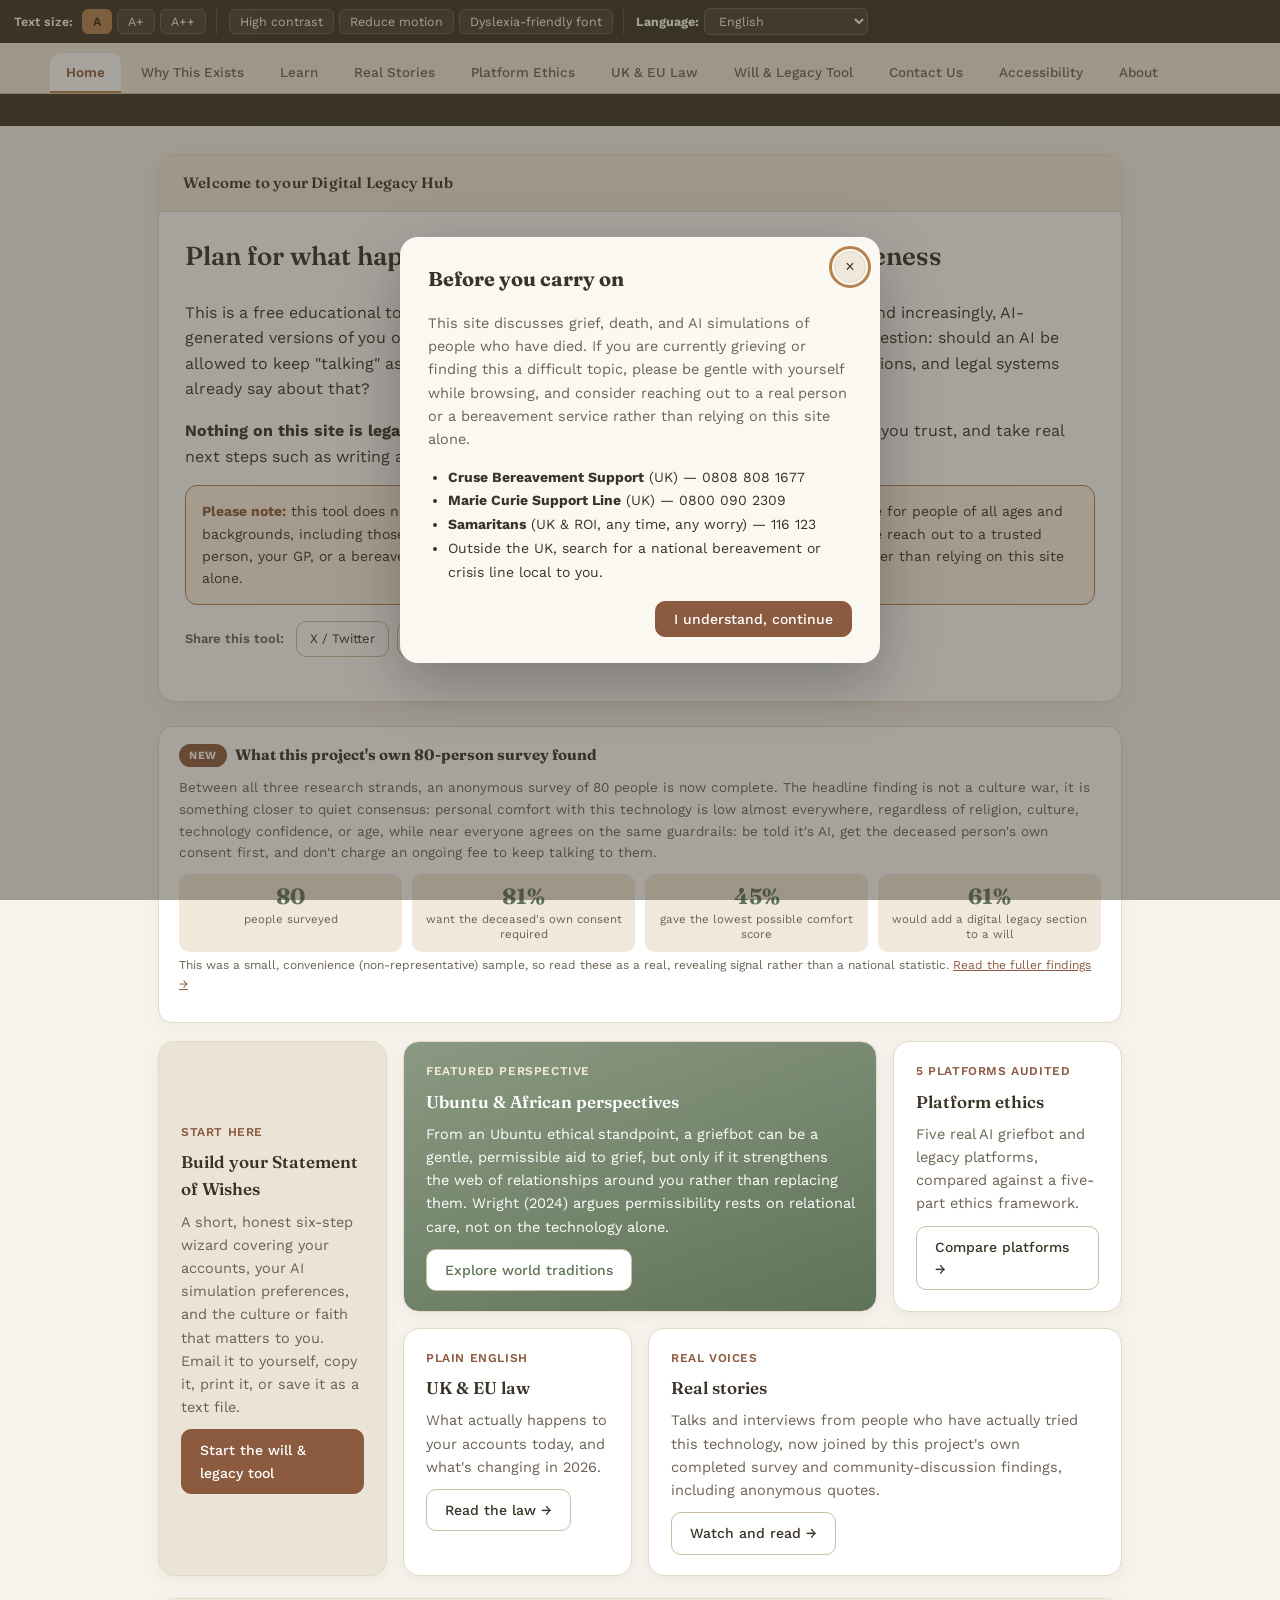
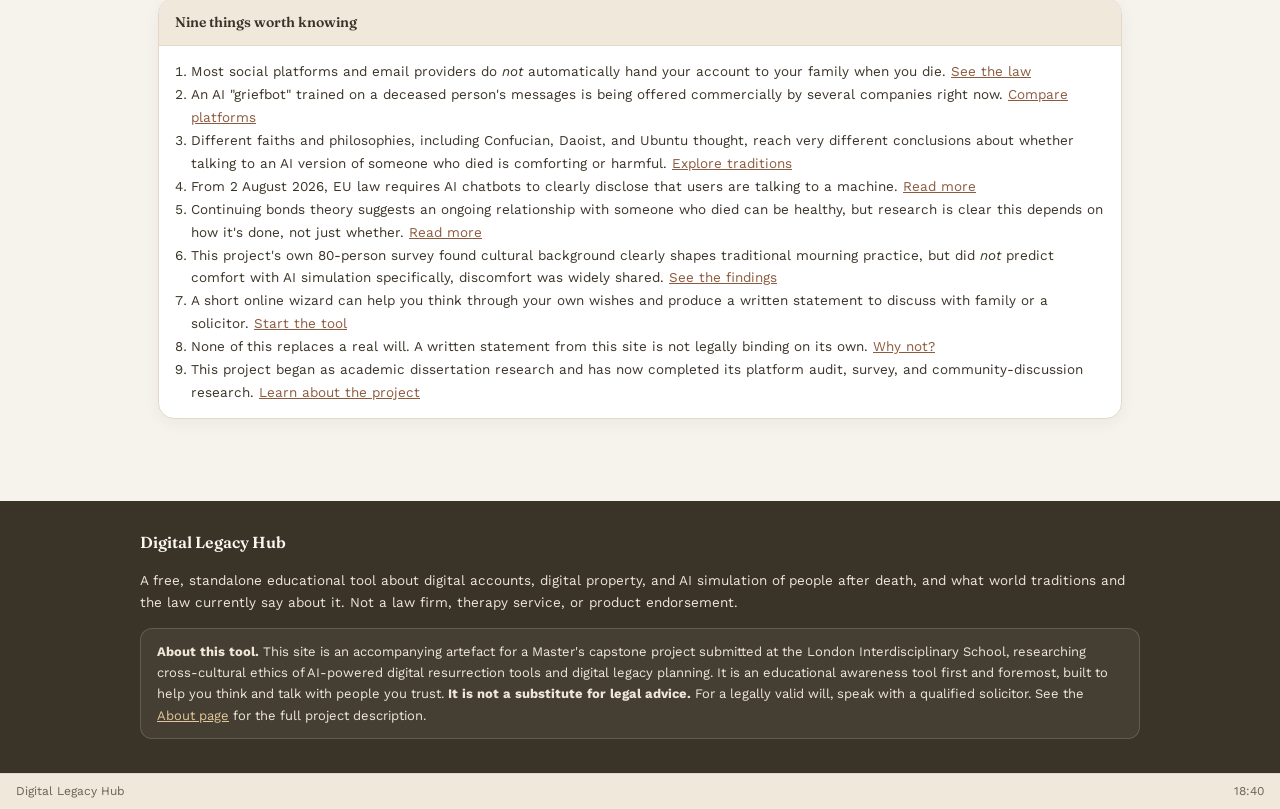
<file: Website/index.html>
<!DOCTYPE html>
<html lang="en">
<head>
<meta charset="UTF-8">
<meta name="viewport" content="width=device-width, initial-scale=1.0">
<title>Digital Legacy Hub — Home</title>
<meta name="description" content="An educational tool for exploring digital legacy planning, AI griefbots, and what world cultures teach about grief and technology.">
<link rel="stylesheet" href="styles.css">
</head>
<body>
<a href="#main-content" class="skip-link">Skip to main content</a>

<div class="a11y-bar" role="region" aria-label="Accessibility settings">
  <div class="a11y-group">
    <strong>Text size:</strong>
    <button id="btn-fs-normal" aria-pressed="true">A</button>
    <button id="btn-fs-large" aria-pressed="false">A+</button>
    <button id="btn-fs-xlarge" aria-pressed="false">A++</button>
  </div>
  <div class="a11y-group">
    <button id="btn-contrast" aria-pressed="false">High contrast</button>
    <button id="btn-motion" aria-pressed="false">Reduce motion</button>
    <button id="btn-legible-font" aria-pressed="false">Dyslexia-friendly font</button>
  </div>
  <div class="a11y-group" style="border-right:none;">
    <label for="lang-select" style="font-weight:bold;">Language:</label>
    <select id="lang-select">
      <option value="en" selected>English</option>
      <option value="es">Español (prototype)</option>
      <option value="fr">Français (prototype)</option>
      <option value="ar">العربية (prototype)</option>
      <option value="ur">اردو (prototype)</option>
      <option value="zh">中文 (prototype)</option>
      <option value="hi">हिन्दी (prototype)</option>
    </select>
    <span id="lang-notice" role="status"></span>
  </div>
</div>

<div class="tabnav-wrap">
  <ul class="tabnav">
    <li><a href="index.html" aria-current="page">Home</a></li>
    <li><a href="why.html">Why This Exists</a></li>
    <li><a href="learn.html">Learn</a></li>
    <li><a href="stories.html">Real Stories</a></li>
    <li><a href="platforms.html">Platform Ethics</a></li>
    <li><a href="law.html">UK & EU Law</a></li>
    <li><a href="quiz.html">Will & Legacy Tool</a></li>
    <li><a href="contact.html">Contact Us</a></li>
    <li><a href="access.html">Accessibility</a></li>
    <li><a href="about.html">About</a></li>
  </ul>
</div>

<div class="ticker-wrap" role="marquee" aria-label="Latest developments ticker">
  <div class="ticker-track">
    New: this project's own 80-person survey is complete, see the headline findings below &nbsp;&nbsp;•&nbsp;&nbsp;
    EU AI Act Article 50 chatbot-disclosure duty becomes enforceable 2 August 2026 &nbsp;&nbsp;•&nbsp;&nbsp;
    UK Online Safety Act now extends Ofcom oversight to AI chatbot services (Feb 2026) &nbsp;&nbsp;•&nbsp;&nbsp;
    Meta patent filing (Dec 2025) describes automatically continuing a deceased user's account activity &nbsp;&nbsp;•&nbsp;&nbsp;
    This site is an educational awareness tool. Nothing here is legal advice. &nbsp;&nbsp;•&nbsp;&nbsp;
  </div>
</div>

<main id="main-content" class="page-shell">

  <div class="win">
    <div class="win-titlebar">Welcome to your Digital Legacy Hub</div>
    <div class="win-body">
      <h2>Plan for what happens to your accounts, data, and AI likeness</h2>
      <p>This is a free educational tool about what happens to your online accounts, your data, and increasingly, AI-generated versions of you or people you love, after death. It explores a genuinely new question: should an AI be allowed to keep "talking" as someone who has died, and what do different cultures, religions, and legal systems already say about that?</p>
      <p><strong>Nothing on this site is legal advice.</strong> It is designed to help you think, discuss with people you trust, and take real next steps such as writing a proper will with a qualified solicitor.</p>
      <div class="disclaimer">
        <strong>Please note:</strong> this tool does not contain death-related imagery and is designed to be approachable for people of all ages and backgrounds, including those currently grieving. If you are struggling emotionally right now, please reach out to a trusted person, your GP, or a bereavement support service such as Cruse Bereavement Support (UK) rather than relying on this site alone.
      </div>
      <div id="share-widget"></div>
    </div>
  </div>

  <div class="research-panel">
    <div class="rp-head"><span class="rp-badge">New</span><h4>What this project's own 80-person survey found</h4></div>
    <p>Between all three research strands, an anonymous survey of 80 people is now complete. The headline finding is not a culture war, it is something closer to quiet consensus: personal comfort with this technology is low almost everywhere, regardless of religion, culture, technology confidence, or age, while near everyone agrees on the same guardrails: be told it's AI, get the deceased person's own consent first, and don't charge an ongoing fee to keep talking to them.</p>
    <div class="stat-strip">
      <div class="stat"><span class="stat-num">80</span><span class="stat-label">people surveyed</span></div>
      <div class="stat"><span class="stat-num">81%</span><span class="stat-label">want the deceased's own consent required</span></div>
      <div class="stat"><span class="stat-num">45%</span><span class="stat-label">gave the lowest possible comfort score</span></div>
      <div class="stat"><span class="stat-num">61%</span><span class="stat-label">would add a digital legacy section to a will</span></div>
    </div>
    <p class="rp-foot">This was a small, convenience (non-representative) sample, so read these as a real, revealing signal rather than a national statistic. <a href="stories.html">Read the fuller findings →</a></p>
  </div>

  <div class="bento-grid">
    <div class="bento-cell tall">
      <span class="cell-meta">Start here</span>
      <h3>Build your Statement of Wishes</h3>
      <p>A short, honest six-step wizard covering your accounts, your AI simulation preferences, and the culture or faith that matters to you. Email it to yourself, copy it, print it, or save it as a text file.</p>
      <a class="btn primary" href="quiz.html">Start the will &amp; legacy tool</a>
    </div>
    <div class="bento-cell wide accent">
      <span class="cell-meta" style="color:#f3ead9;">Featured perspective</span>
      <h3>Ubuntu &amp; African perspectives</h3>
      <p>From an Ubuntu ethical standpoint, a griefbot can be a gentle, permissible aid to grief, but only if it strengthens the web of relationships around you rather than replacing them. Wright (2024) argues permissibility rests on relational care, not on the technology alone.</p>
      <a class="btn" style="background:#fff;color:var(--sage-deep);" href="learn.html">Explore world traditions</a>
    </div>
    <div class="bento-cell">
      <span class="cell-meta">5 platforms audited</span>
      <h3>Platform ethics</h3>
      <p>Five real AI griefbot and legacy platforms, compared against a five-part ethics framework.</p>
      <a class="btn ghost" href="platforms.html">Compare platforms →</a>
    </div>
    <div class="bento-cell">
      <span class="cell-meta">Plain English</span>
      <h3>UK &amp; EU law</h3>
      <p>What actually happens to your accounts today, and what's changing in 2026.</p>
      <a class="btn ghost" href="law.html">Read the law →</a>
    </div>
    <div class="bento-cell wide">
      <span class="cell-meta">Real voices</span>
      <h3>Real stories</h3>
      <p>Talks and interviews from people who have actually tried this technology, now joined by this project's own completed survey and community-discussion findings, including anonymous quotes.</p>
      <a class="btn ghost" href="stories.html">Watch and read →</a>
    </div>
  </div>

  <div class="desktop-widgets">
    <section class="top8" aria-label="Quick facts">
      <div class="pc-head">Nine things worth knowing</div>
      <ol>
        <li>Most social platforms and email providers do <em>not</em> automatically hand your account to your family when you die. <a href="law.html">See the law</a></li>
        <li>An AI "griefbot" trained on a deceased person's messages is being offered commercially by several companies right now. <a href="platforms.html">Compare platforms</a></li>
        <li>Different faiths and philosophies, including Confucian, Daoist, and Ubuntu thought, reach very different conclusions about whether talking to an AI version of someone who died is comforting or harmful. <a href="learn.html">Explore traditions</a></li>
        <li>From 2 August 2026, EU law requires AI chatbots to clearly disclose that users are talking to a machine. <a href="law.html">Read more</a></li>
        <li>Continuing bonds theory suggests an ongoing relationship with someone who died can be healthy, but research is clear this depends on how it's done, not just whether. <a href="learn.html">Read more</a></li>
        <li>This project's own 80-person survey found cultural background clearly shapes traditional mourning practice, but did <em>not</em> predict comfort with AI simulation specifically, discomfort was widely shared. <a href="stories.html">See the findings</a></li>
        <li>A short online wizard can help you think through your own wishes and produce a written statement to discuss with family or a solicitor. <a href="quiz.html">Start the tool</a></li>
        <li>None of this replaces a real will. A written statement from this site is not legally binding on its own. <a href="quiz.html">Why not?</a></li>
        <li>This project began as academic dissertation research and has now completed its platform audit, survey, and community-discussion research. <a href="about.html">Learn about the project</a></li>
      </ol>
    </section>
  </div>

</main>


<footer class="about-footer">
  <div class="footer-inner">
    <h2>Digital Legacy Hub</h2>
    <p>A free, standalone educational tool about digital accounts, digital property, and AI simulation of people after death, and what world traditions and the law currently say about it. Not a law firm, therapy service, or product endorsement.</p>
    <div class="capstone-note">
      <strong>About this tool.</strong> This site is an accompanying artefact for a Master's capstone project submitted at the London Interdisciplinary School, researching cross-cultural ethics of AI-powered digital resurrection tools and digital legacy planning. It is an educational awareness tool first and foremost, built to help you think and talk with people you trust. <strong>It is not a substitute for legal advice.</strong> For a legally valid will, speak with a qualified solicitor. See the <a href="about.html">About page</a> for the full project description.
    </div>
  </div>
</footer>
<div class="status-bar">
  <span>Digital Legacy Hub</span>
  <span id="status-clock">--:--</span>
</div>

<script src="script.js"></script>
</body>
</html>
</file>
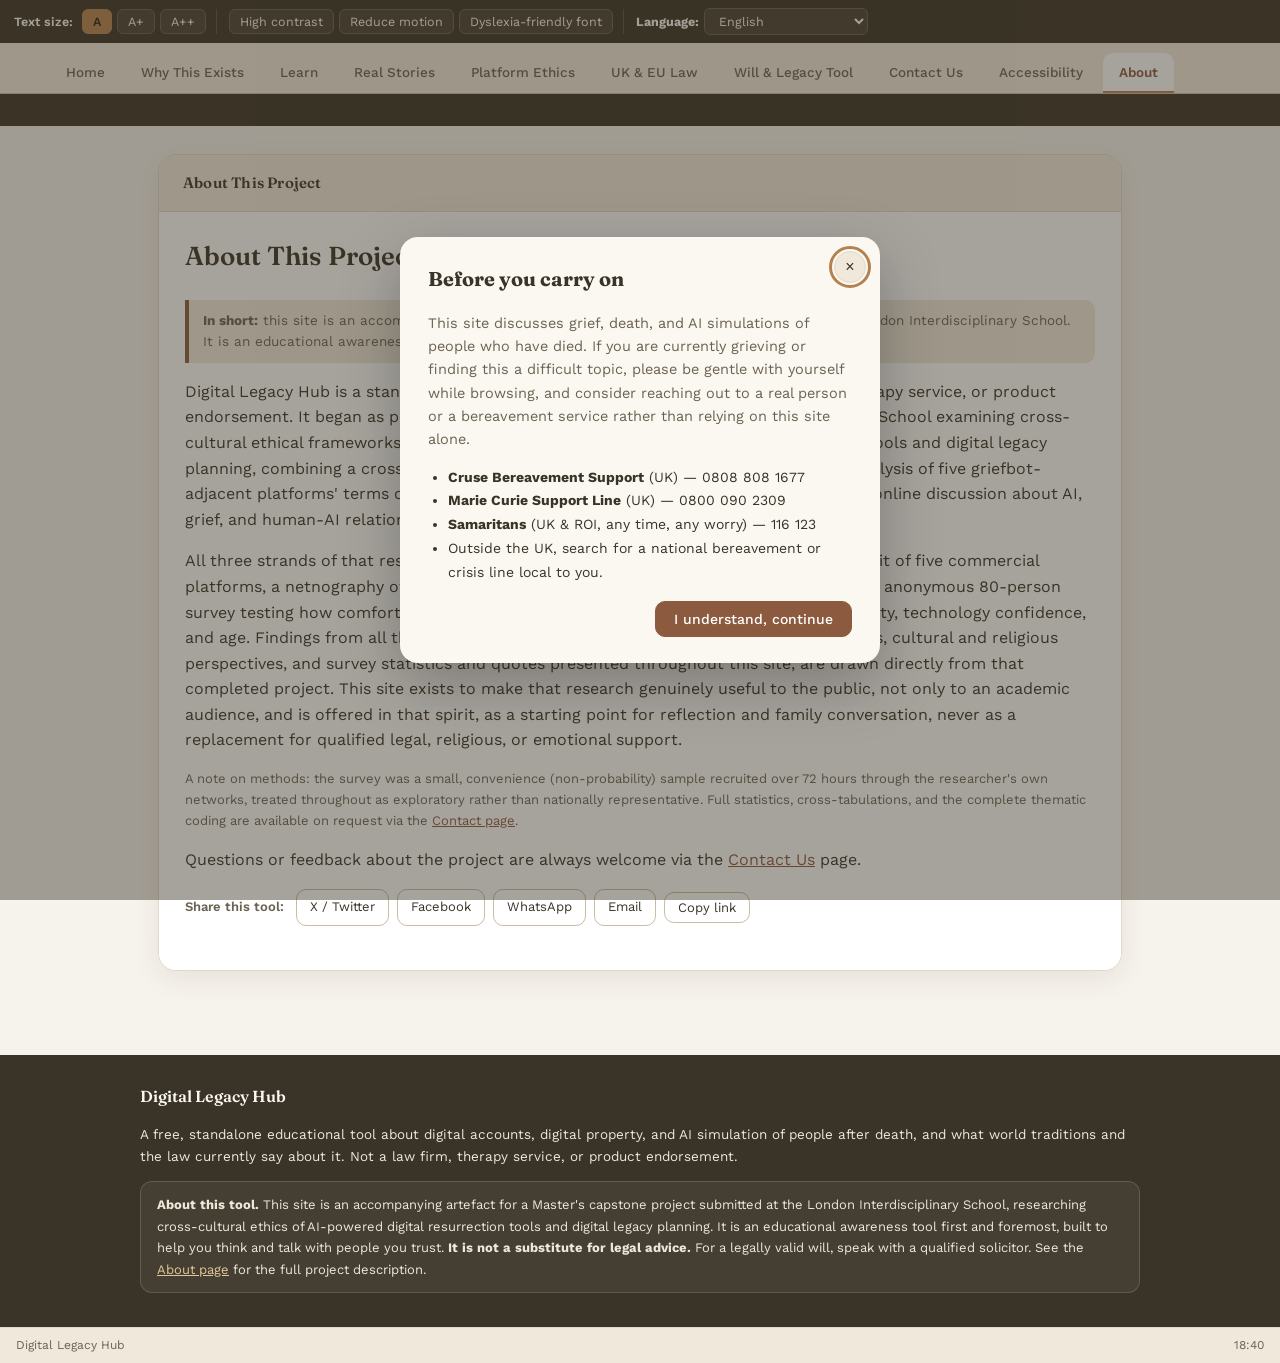
<file: Website/about.html>
<!DOCTYPE html>
<html lang="en">
<head>
<meta charset="UTF-8">
<meta name="viewport" content="width=device-width, initial-scale=1.0">
<title>Digital Legacy Hub — About</title>
<meta name="description" content="About the Master's capstone research project behind the Digital Legacy Hub.">
<link rel="stylesheet" href="styles.css">
</head>
<body>
<a href="#main-content" class="skip-link">Skip to main content</a>

<div class="a11y-bar" role="region" aria-label="Accessibility settings">
  <div class="a11y-group">
    <strong>Text size:</strong>
    <button id="btn-fs-normal" aria-pressed="true">A</button>
    <button id="btn-fs-large" aria-pressed="false">A+</button>
    <button id="btn-fs-xlarge" aria-pressed="false">A++</button>
  </div>
  <div class="a11y-group">
    <button id="btn-contrast" aria-pressed="false">High contrast</button>
    <button id="btn-motion" aria-pressed="false">Reduce motion</button>
    <button id="btn-legible-font" aria-pressed="false">Dyslexia-friendly font</button>
  </div>
  <div class="a11y-group" style="border-right:none;">
    <label for="lang-select" style="font-weight:bold;">Language:</label>
    <select id="lang-select">
      <option value="en" selected>English</option>
      <option value="es">Español (prototype)</option>
      <option value="fr">Français (prototype)</option>
      <option value="ar">العربية (prototype)</option>
      <option value="ur">اردو (prototype)</option>
      <option value="zh">中文 (prototype)</option>
      <option value="hi">हिन्दी (prototype)</option>
    </select>
    <span id="lang-notice" role="status"></span>
  </div>
</div>

<div class="tabnav-wrap">
  <ul class="tabnav">
    <li><a href="index.html">Home</a></li>
    <li><a href="why.html">Why This Exists</a></li>
    <li><a href="learn.html">Learn</a></li>
    <li><a href="stories.html">Real Stories</a></li>
    <li><a href="platforms.html">Platform Ethics</a></li>
    <li><a href="law.html">UK & EU Law</a></li>
    <li><a href="quiz.html">Will & Legacy Tool</a></li>
    <li><a href="contact.html">Contact Us</a></li>
    <li><a href="access.html">Accessibility</a></li>
    <li><a href="about.html" aria-current="page">About</a></li>
  </ul>
</div>

<div class="ticker-wrap" role="marquee" aria-label="Latest developments ticker">
  <div class="ticker-track">
    This project began as Master's dissertation research at the London Interdisciplinary School &nbsp;&nbsp;•&nbsp;&nbsp;
    All three research strands, platform audit, survey, and netnography, are now complete &nbsp;&nbsp;•&nbsp;&nbsp;
  </div>
</div>

<main id="main-content" class="page-shell">
  <div class="win">
    <div class="win-titlebar">About This Project</div>
    <div class="win-body">
      <h2>About This Project</h2>

      <div class="content-note" style="border-left-color:var(--clay-deep);">
        <strong>In short:</strong> this site is an accompanying artefact for a Master's capstone project submitted at the London Interdisciplinary School. It is an educational awareness tool first and foremost, not a substitute for legal advice.
      </div>

      <p>Digital Legacy Hub is a standalone educational tool, free to use, and not a law firm, therapy service, or product endorsement. It began as part of a Master's dissertation at the London Interdisciplinary School examining cross-cultural ethical frameworks for commercially available AI-powered digital resurrection tools and digital legacy planning, combining a cross-cultural literature review, an original survey, a discourse analysis of five griefbot-adjacent platforms' terms of service and marketing, and a netnographic study of public online discussion about AI, grief, and human-AI relationships more broadly.</p>
      <p>All three strands of that research are now complete: a discourse analysis and ethics audit of five commercial platforms, a netnography of public online discussion across several communities, and an anonymous 80-person survey testing how comfort with this technology relates to cultural background, religiosity, technology confidence, and age. Findings from all three, including the platform comparisons, legal developments, cultural and religious perspectives, and survey statistics and quotes presented throughout this site, are drawn directly from that completed project. This site exists to make that research genuinely useful to the public, not only to an academic audience, and is offered in that spirit, as a starting point for reflection and family conversation, never as a replacement for qualified legal, religious, or emotional support.</p>
      <p style="font-size:13px;color:var(--ink-soft);">A note on methods: the survey was a small, convenience (non-probability) sample recruited over 72 hours through the researcher's own networks, treated throughout as exploratory rather than nationally representative. Full statistics, cross-tabulations, and the complete thematic coding are available on request via the <a href="contact.html">Contact page</a>.</p>
      <p>Questions or feedback about the project are always welcome via the <a href="contact.html">Contact Us</a> page.</p>
      <div id="share-widget"></div>
    </div>
  </div>
</main>


<footer class="about-footer">
  <div class="footer-inner">
    <h2>Digital Legacy Hub</h2>
    <p>A free, standalone educational tool about digital accounts, digital property, and AI simulation of people after death, and what world traditions and the law currently say about it. Not a law firm, therapy service, or product endorsement.</p>
    <div class="capstone-note">
      <strong>About this tool.</strong> This site is an accompanying artefact for a Master's capstone project submitted at the London Interdisciplinary School, researching cross-cultural ethics of AI-powered digital resurrection tools and digital legacy planning. It is an educational awareness tool first and foremost, built to help you think and talk with people you trust. <strong>It is not a substitute for legal advice.</strong> For a legally valid will, speak with a qualified solicitor. See the <a href="about.html">About page</a> for the full project description.
    </div>
  </div>
</footer>
<div class="status-bar">
  <span>Digital Legacy Hub</span>
  <span id="status-clock">--:--</span>
</div>

<script src="script.js"></script>
</body>
</html>
</file>
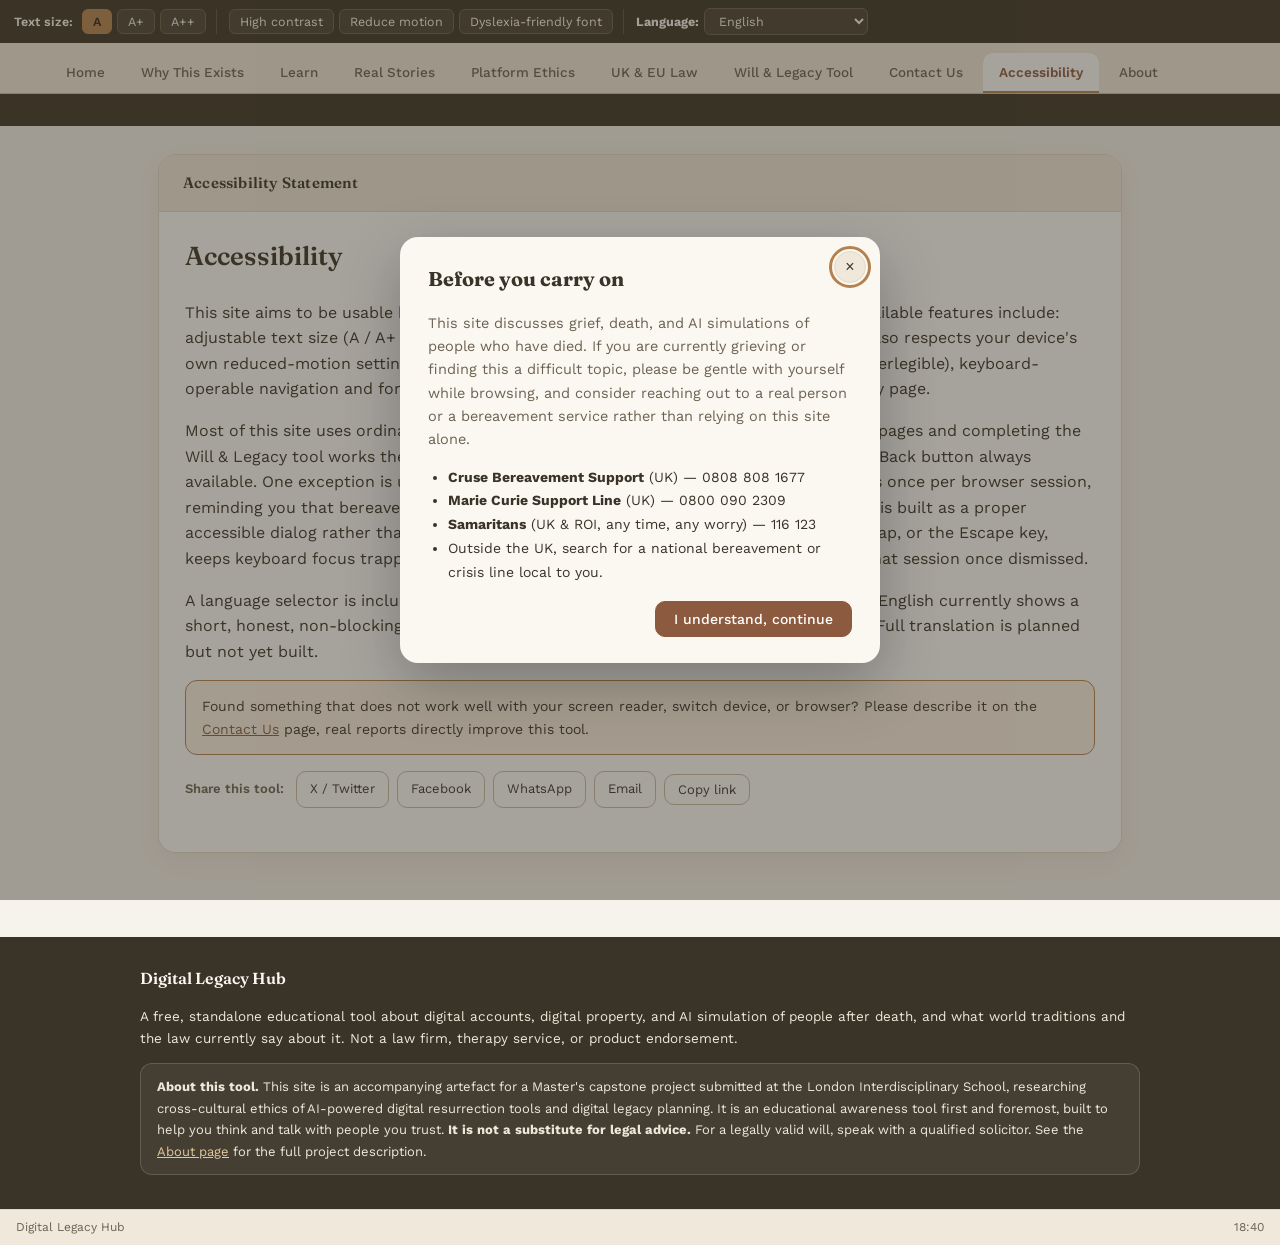
<file: Website/access.html>
<!DOCTYPE html>
<html lang="en">
<head>
<meta charset="UTF-8">
<meta name="viewport" content="width=device-width, initial-scale=1.0">
<title>Digital Legacy Hub — Accessibility</title>
<meta name="description" content="The accessibility features built into the Digital Legacy Hub, including text size, contrast, motion, and font options.">
<link rel="stylesheet" href="styles.css">
</head>
<body>
<a href="#main-content" class="skip-link">Skip to main content</a>

<div class="a11y-bar" role="region" aria-label="Accessibility settings">
  <div class="a11y-group">
    <strong>Text size:</strong>
    <button id="btn-fs-normal" aria-pressed="true">A</button>
    <button id="btn-fs-large" aria-pressed="false">A+</button>
    <button id="btn-fs-xlarge" aria-pressed="false">A++</button>
  </div>
  <div class="a11y-group">
    <button id="btn-contrast" aria-pressed="false">High contrast</button>
    <button id="btn-motion" aria-pressed="false">Reduce motion</button>
    <button id="btn-legible-font" aria-pressed="false">Dyslexia-friendly font</button>
  </div>
  <div class="a11y-group" style="border-right:none;">
    <label for="lang-select" style="font-weight:bold;">Language:</label>
    <select id="lang-select">
      <option value="en" selected>English</option>
      <option value="es">Español (prototype)</option>
      <option value="fr">Français (prototype)</option>
      <option value="ar">العربية (prototype)</option>
      <option value="ur">اردو (prototype)</option>
      <option value="zh">中文 (prototype)</option>
      <option value="hi">हिन्दी (prototype)</option>
    </select>
    <span id="lang-notice" role="status"></span>
  </div>
</div>

<div class="tabnav-wrap">
  <ul class="tabnav">
    <li><a href="index.html">Home</a></li>
    <li><a href="why.html">Why This Exists</a></li>
    <li><a href="learn.html">Learn</a></li>
    <li><a href="stories.html">Real Stories</a></li>
    <li><a href="platforms.html">Platform Ethics</a></li>
    <li><a href="law.html">UK & EU Law</a></li>
    <li><a href="quiz.html">Will & Legacy Tool</a></li>
    <li><a href="contact.html">Contact Us</a></li>
    <li><a href="access.html" aria-current="page">Accessibility</a></li>
    <li><a href="about.html">About</a></li>
  </ul>
</div>

<div class="ticker-wrap" role="marquee" aria-label="Latest developments ticker">
  <div class="ticker-track">
    Built to be usable with a keyboard alone, a screen reader, or a high-contrast display &nbsp;&nbsp;•&nbsp;&nbsp;
  </div>
</div>

<main id="main-content" class="page-shell">
  <div class="win">
    <div class="win-titlebar">Accessibility Statement</div>
    <div class="win-body">
      <h2>Accessibility</h2>
      <p>This site aims to be usable by people of all ages, technical backgrounds, and abilities. Available features include: adjustable text size (A / A+ / A++), a high-contrast mode, a reduce-motion toggle that also respects your device's own reduced-motion setting automatically, a dyslexia-friendly font toggle (Atkinson Hyperlegible), keyboard-operable navigation and forms, visible focus outlines, and a skip-to-content link on every page.</p>
      <p>Most of this site uses ordinary links and forms rather than pop-ups, so moving between pages and completing the Will &amp; Legacy tool works the same way as any standard website, with the browser's own Back button always available. One exception is used deliberately: a single, dismissible support notice appears once per browser session, reminding you that bereavement support is available if this topic is difficult right now. It is built as a proper accessible dialog rather than a browser alert, can be closed immediately with a click, a tap, or the Escape key, keeps keyboard focus trapped sensibly inside it while open, and never reappears again that session once dismissed.</p>
      <p>A language selector is included as a working prototype. Selecting a language other than English currently shows a short, honest, non-blocking notice next to the selector rather than translated content. Full translation is planned but not yet built.</p>
      <div class="disclaimer">Found something that does not work well with your screen reader, switch device, or browser? Please describe it on the <a href="contact.html">Contact Us</a> page, real reports directly improve this tool.</div>
      <div id="share-widget"></div>
    </div>
  </div>
</main>


<footer class="about-footer">
  <div class="footer-inner">
    <h2>Digital Legacy Hub</h2>
    <p>A free, standalone educational tool about digital accounts, digital property, and AI simulation of people after death, and what world traditions and the law currently say about it. Not a law firm, therapy service, or product endorsement.</p>
    <div class="capstone-note">
      <strong>About this tool.</strong> This site is an accompanying artefact for a Master's capstone project submitted at the London Interdisciplinary School, researching cross-cultural ethics of AI-powered digital resurrection tools and digital legacy planning. It is an educational awareness tool first and foremost, built to help you think and talk with people you trust. <strong>It is not a substitute for legal advice.</strong> For a legally valid will, speak with a qualified solicitor. See the <a href="about.html">About page</a> for the full project description.
    </div>
  </div>
</footer>
<div class="status-bar">
  <span>Digital Legacy Hub</span>
  <span id="status-clock">--:--</span>
</div>

<script src="script.js"></script>
</body>
</html>
</file>
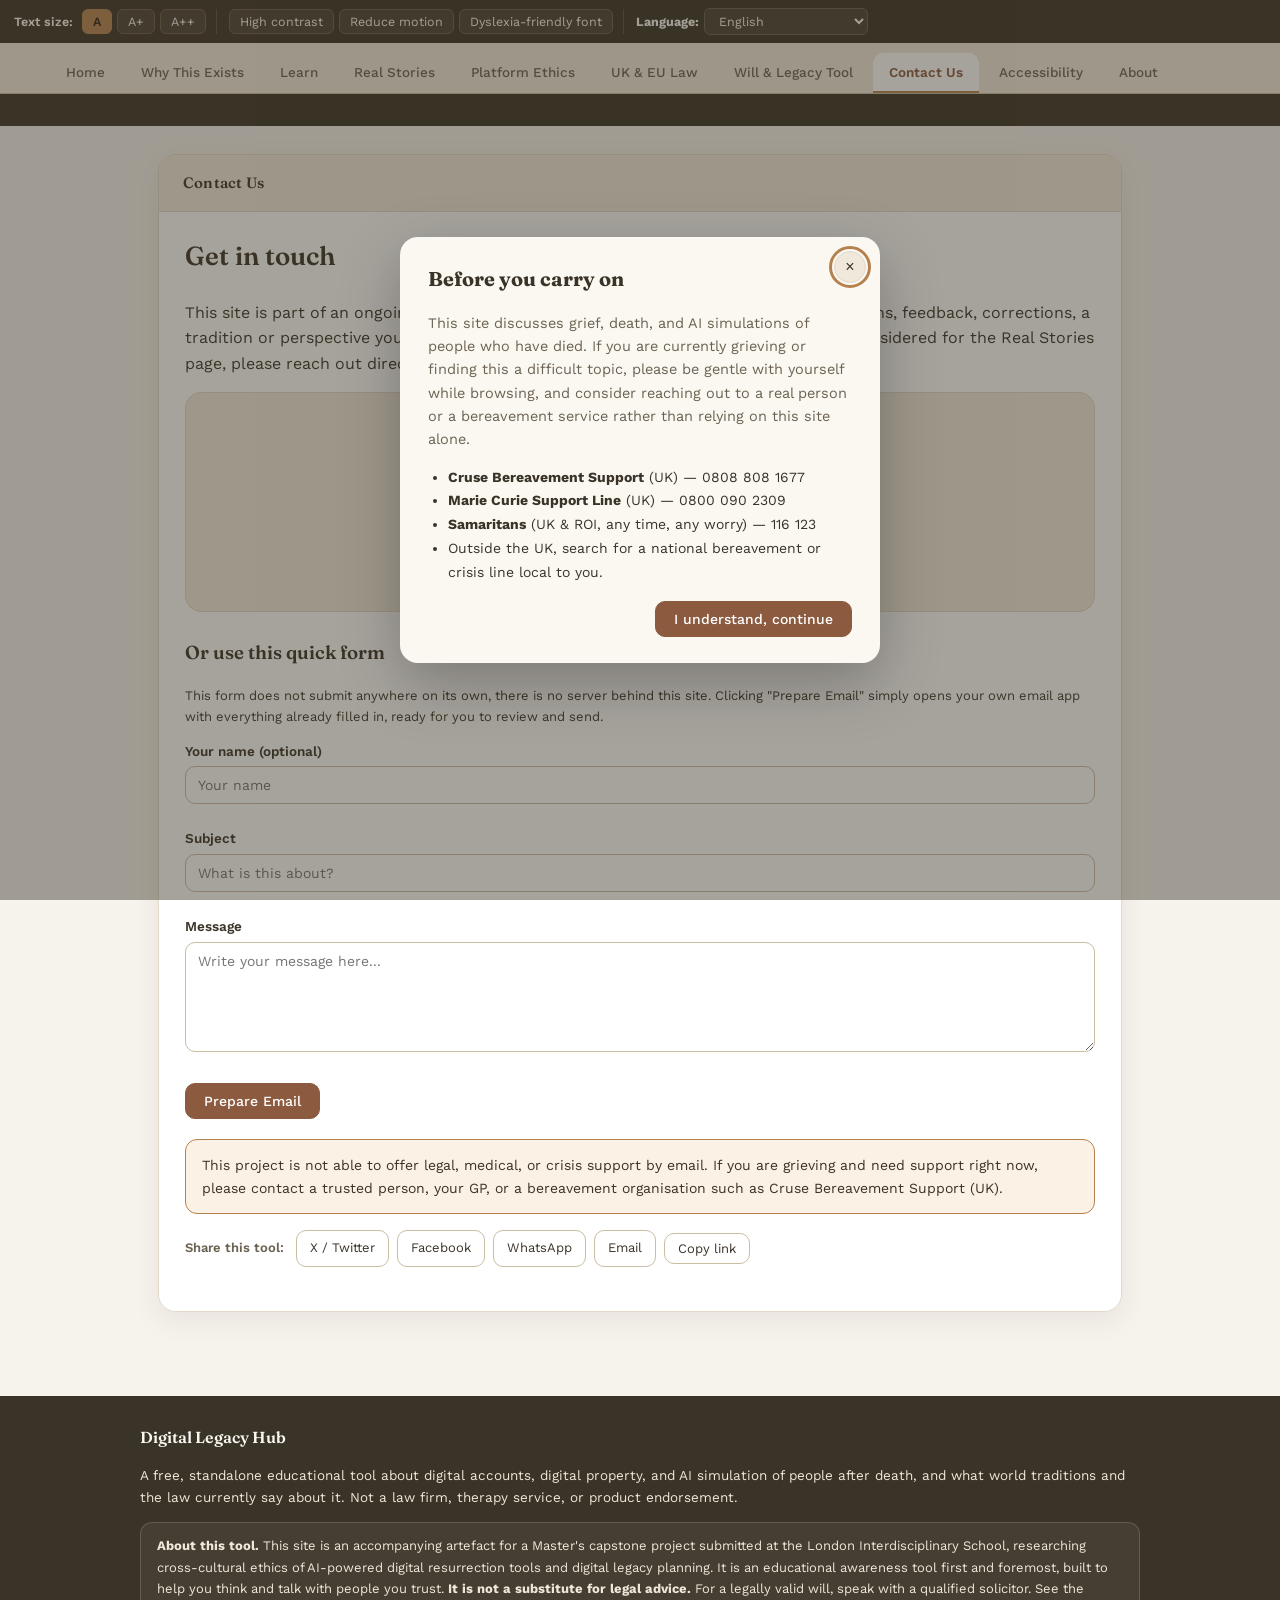
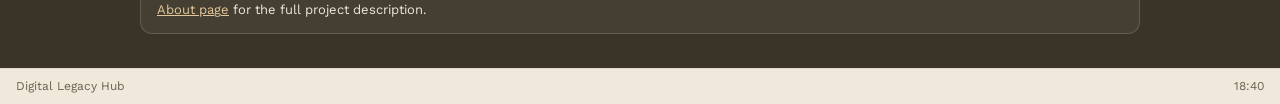
<file: Website/contact.html>
<!DOCTYPE html>
<html lang="en">
<head>
<meta charset="UTF-8">
<meta name="viewport" content="width=device-width, initial-scale=1.0">
<title>Digital Legacy Hub — Contact Us</title>
<meta name="description" content="Get in touch with feedback, corrections, or questions about the Digital Legacy Hub project.">
<link rel="stylesheet" href="styles.css">
</head>
<body>
<a href="#main-content" class="skip-link">Skip to main content</a>

<div class="a11y-bar" role="region" aria-label="Accessibility settings">
  <div class="a11y-group">
    <strong>Text size:</strong>
    <button id="btn-fs-normal" aria-pressed="true">A</button>
    <button id="btn-fs-large" aria-pressed="false">A+</button>
    <button id="btn-fs-xlarge" aria-pressed="false">A++</button>
  </div>
  <div class="a11y-group">
    <button id="btn-contrast" aria-pressed="false">High contrast</button>
    <button id="btn-motion" aria-pressed="false">Reduce motion</button>
    <button id="btn-legible-font" aria-pressed="false">Dyslexia-friendly font</button>
  </div>
  <div class="a11y-group" style="border-right:none;">
    <label for="lang-select" style="font-weight:bold;">Language:</label>
    <select id="lang-select">
      <option value="en" selected>English</option>
      <option value="es">Español (prototype)</option>
      <option value="fr">Français (prototype)</option>
      <option value="ar">العربية (prototype)</option>
      <option value="ur">اردو (prototype)</option>
      <option value="zh">中文 (prototype)</option>
      <option value="hi">हिन्दी (prototype)</option>
    </select>
    <span id="lang-notice" role="status"></span>
  </div>
</div>

<div class="tabnav-wrap">
  <ul class="tabnav">
    <li><a href="index.html">Home</a></li>
    <li><a href="why.html">Why This Exists</a></li>
    <li><a href="learn.html">Learn</a></li>
    <li><a href="stories.html">Real Stories</a></li>
    <li><a href="platforms.html">Platform Ethics</a></li>
    <li><a href="law.html">UK & EU Law</a></li>
    <li><a href="quiz.html">Will & Legacy Tool</a></li>
    <li><a href="contact.html" aria-current="page">Contact Us</a></li>
    <li><a href="access.html">Accessibility</a></li>
    <li><a href="about.html">About</a></li>
  </ul>
</div>

<div class="ticker-wrap" role="marquee" aria-label="Latest developments ticker">
  <div class="ticker-track">
    Questions, corrections, and feedback are always welcome &nbsp;&nbsp;•&nbsp;&nbsp;
    This site is an educational awareness tool. Nothing here is legal advice. &nbsp;&nbsp;•&nbsp;&nbsp;
  </div>
</div>

<main id="main-content" class="page-shell">
  <div class="win">
    <div class="win-titlebar">Contact Us</div>
    <div class="win-body">
      <h2>Get in touch</h2>
      <p>This site is part of an ongoing Master's dissertation research project. If you have questions, feedback, corrections, a tradition or perspective you feel is missing from the Learn page, or a story you'd like considered for the Real Stories page, please reach out directly by email.</p>

      <div class="contact-box">
        <p style="margin:0;">Email the project directly:</p>
        <span class="big-email">tulin.bayramoglu@lis.ac.uk</span>
        <p><a class="btn primary" href="mailto:tulin.bayramoglu@lis.ac.uk?subject=Digital%20Legacy%20Hub%20Feedback">Open in your email app</a></p>
      </div>

      <h3 style="margin-top:26px;">Or use this quick form</h3>
      <p style="font-size:13px;">This form does not submit anywhere on its own, there is no server behind this site. Clicking "Prepare Email" simply opens your own email app with everything already filled in, ready for you to review and send.</p>
      <form id="contact-form">
        <div class="field-row">
          <label for="c-name">Your name (optional)</label>
          <input type="text" id="c-name" placeholder="Your name">
        </div>
        <div class="field-row">
          <label for="c-subject">Subject</label>
          <input type="text" id="c-subject" placeholder="What is this about?">
        </div>
        <div class="field-row">
          <label for="c-message">Message</label>
          <textarea id="c-message" placeholder="Write your message here..."></textarea>
        </div>
        <button type="button" class="btn primary" id="prepare-email-btn">Prepare Email</button>
      </form>

      <div class="disclaimer" style="margin-top:20px;">This project is not able to offer legal, medical, or crisis support by email. If you are grieving and need support right now, please contact a trusted person, your GP, or a bereavement organisation such as Cruse Bereavement Support (UK).</div>
      <div id="share-widget"></div>
    </div>
  </div>
</main>


<footer class="about-footer">
  <div class="footer-inner">
    <h2>Digital Legacy Hub</h2>
    <p>A free, standalone educational tool about digital accounts, digital property, and AI simulation of people after death, and what world traditions and the law currently say about it. Not a law firm, therapy service, or product endorsement.</p>
    <div class="capstone-note">
      <strong>About this tool.</strong> This site is an accompanying artefact for a Master's capstone project submitted at the London Interdisciplinary School, researching cross-cultural ethics of AI-powered digital resurrection tools and digital legacy planning. It is an educational awareness tool first and foremost, built to help you think and talk with people you trust. <strong>It is not a substitute for legal advice.</strong> For a legally valid will, speak with a qualified solicitor. See the <a href="about.html">About page</a> for the full project description.
    </div>
  </div>
</footer>
<div class="status-bar">
  <span>Digital Legacy Hub</span>
  <span id="status-clock">--:--</span>
</div>

<script src="script.js"></script>
<script>
(function(){
  var btn = document.getElementById("prepare-email-btn");
  if(!btn) return;
  btn.addEventListener("click", function(){
    var name = document.getElementById("c-name").value.trim();
    var subject = document.getElementById("c-subject").value.trim() || "Digital Legacy Hub Feedback";
    var message = document.getElementById("c-message").value.trim();
    var body = (name ? "From: " + name + "\n\n" : "") + message;
    var mailto = "mailto:tulin.bayramoglu@lis.ac.uk?subject=" + encodeURIComponent(subject) + "&body=" + encodeURIComponent(body);
    window.location.href = mailto;
  });
})();
</script>
</body>
</html>
</file>
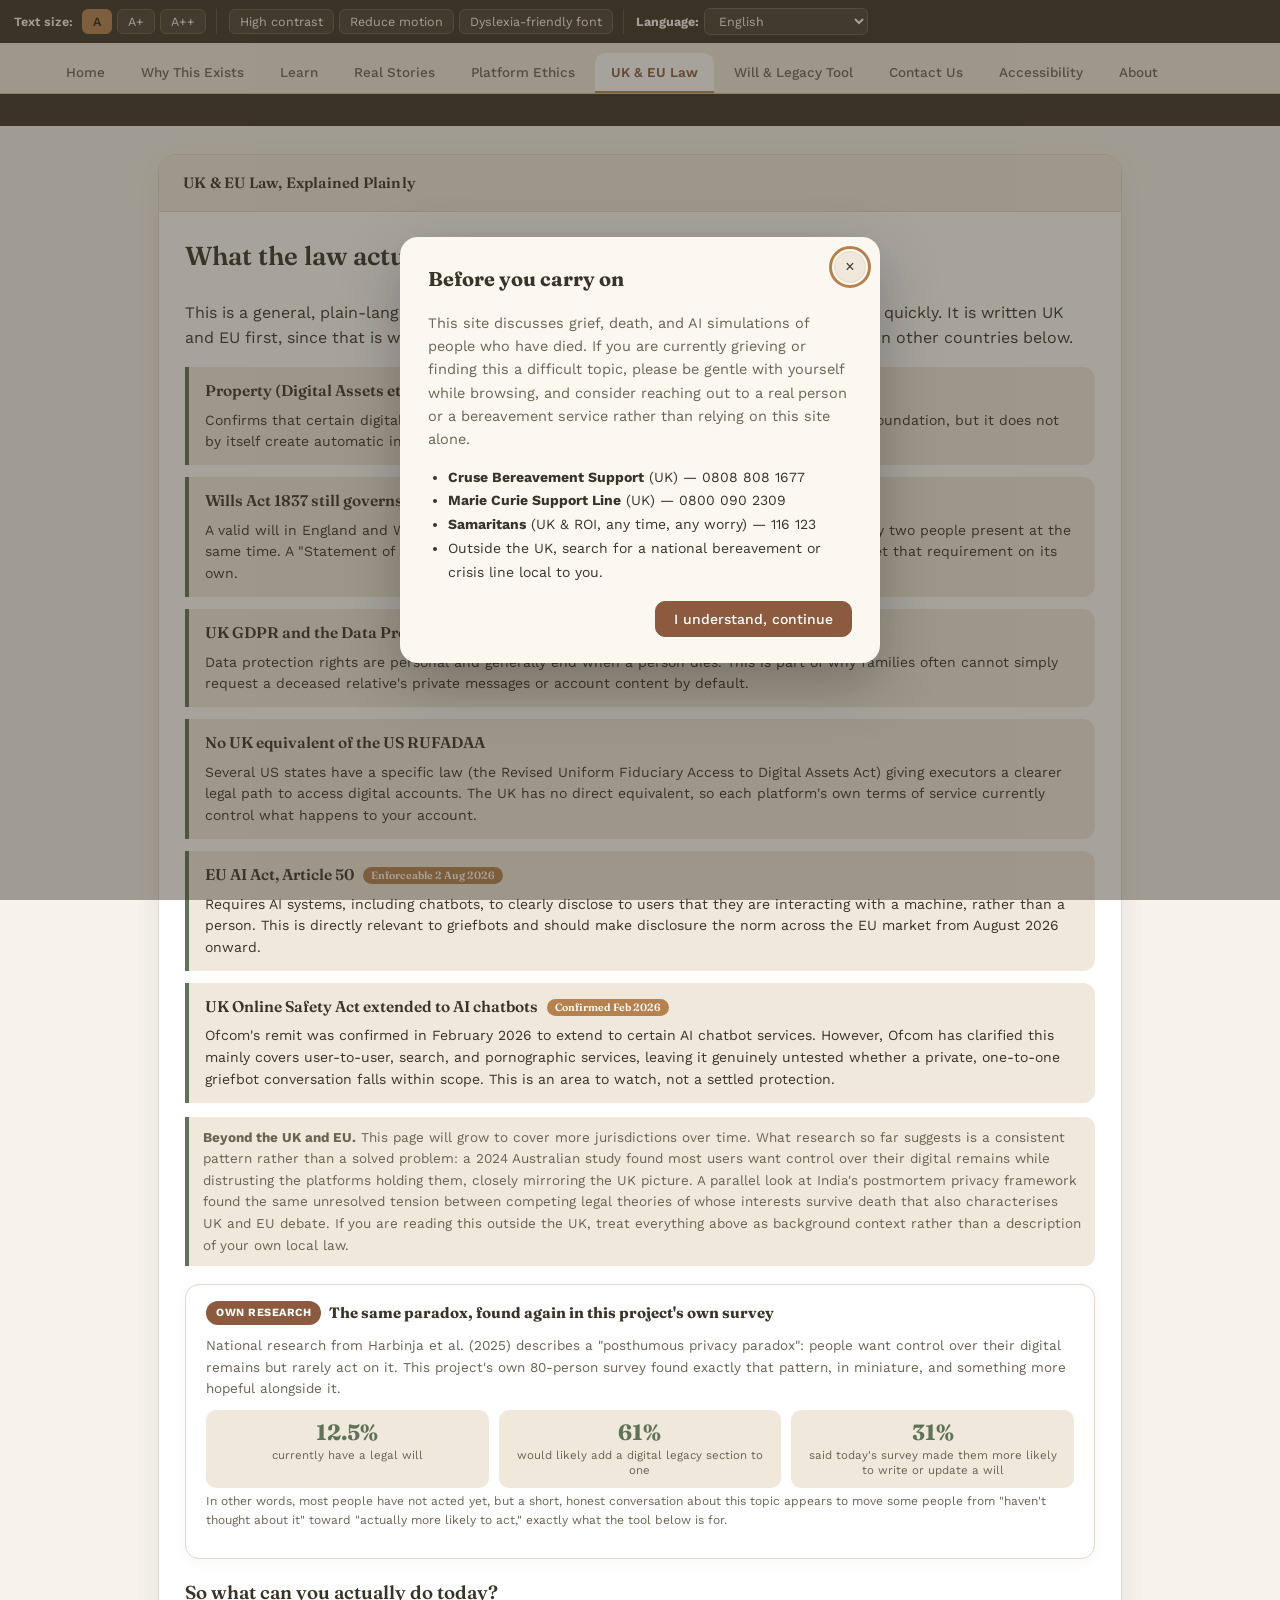
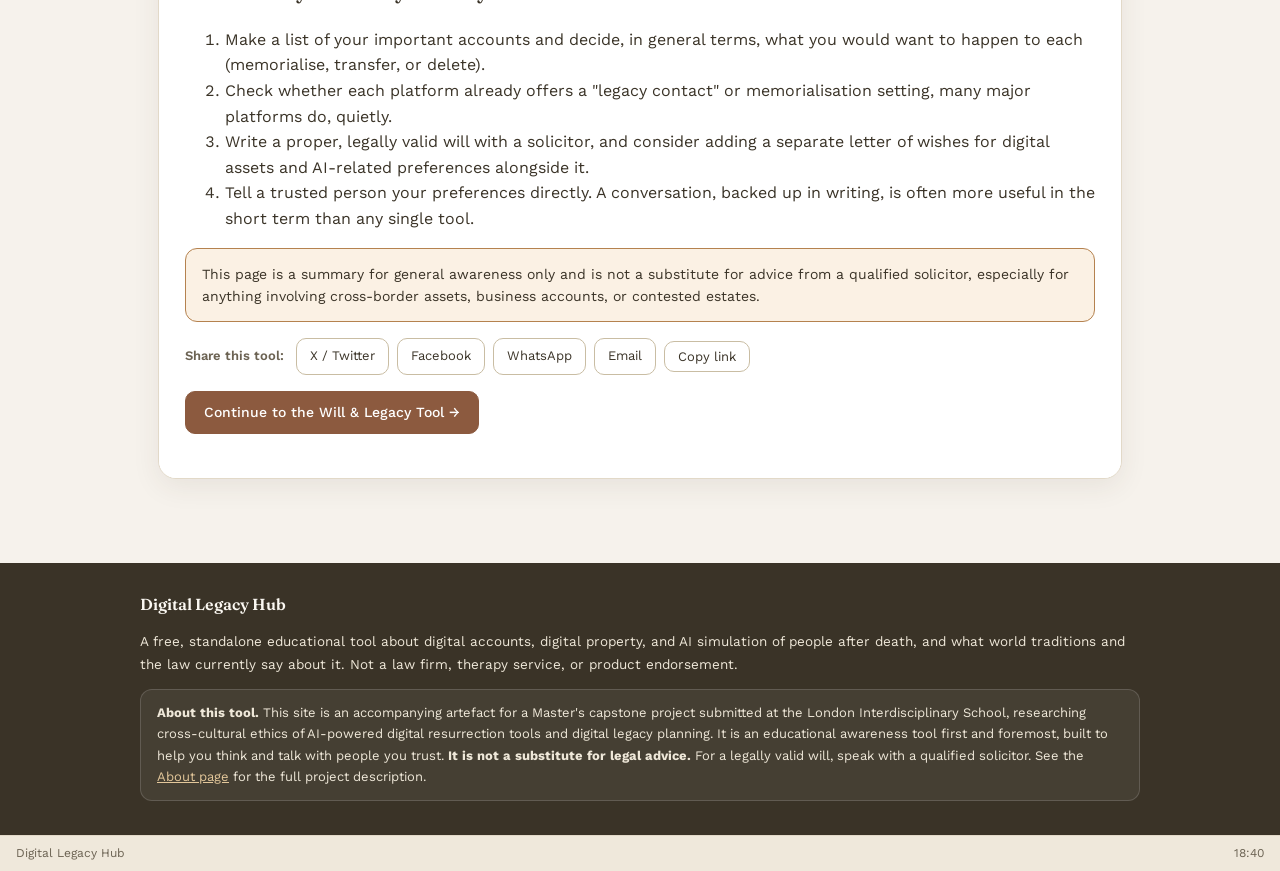
<file: Website/law.html>
<!DOCTYPE html>
<html lang="en">
<head>
<meta charset="UTF-8">
<meta name="viewport" content="width=device-width, initial-scale=1.0">
<title>Digital Legacy Hub — UK & EU Law</title>
<meta name="description" content="A plain-language guide to UK and EU law on digital assets, wills, and AI chatbot disclosure requirements.">
<link rel="stylesheet" href="styles.css">
</head>
<body>
<a href="#main-content" class="skip-link">Skip to main content</a>

<div class="a11y-bar" role="region" aria-label="Accessibility settings">
  <div class="a11y-group">
    <strong>Text size:</strong>
    <button id="btn-fs-normal" aria-pressed="true">A</button>
    <button id="btn-fs-large" aria-pressed="false">A+</button>
    <button id="btn-fs-xlarge" aria-pressed="false">A++</button>
  </div>
  <div class="a11y-group">
    <button id="btn-contrast" aria-pressed="false">High contrast</button>
    <button id="btn-motion" aria-pressed="false">Reduce motion</button>
    <button id="btn-legible-font" aria-pressed="false">Dyslexia-friendly font</button>
  </div>
  <div class="a11y-group" style="border-right:none;">
    <label for="lang-select" style="font-weight:bold;">Language:</label>
    <select id="lang-select">
      <option value="en" selected>English</option>
      <option value="es">Español (prototype)</option>
      <option value="fr">Français (prototype)</option>
      <option value="ar">العربية (prototype)</option>
      <option value="ur">اردو (prototype)</option>
      <option value="zh">中文 (prototype)</option>
      <option value="hi">हिन्दी (prototype)</option>
    </select>
    <span id="lang-notice" role="status"></span>
  </div>
</div>

<div class="tabnav-wrap">
  <ul class="tabnav">
    <li><a href="index.html">Home</a></li>
    <li><a href="why.html">Why This Exists</a></li>
    <li><a href="learn.html">Learn</a></li>
    <li><a href="stories.html">Real Stories</a></li>
    <li><a href="platforms.html">Platform Ethics</a></li>
    <li><a href="law.html" aria-current="page">UK & EU Law</a></li>
    <li><a href="quiz.html">Will & Legacy Tool</a></li>
    <li><a href="contact.html">Contact Us</a></li>
    <li><a href="access.html">Accessibility</a></li>
    <li><a href="about.html">About</a></li>
  </ul>
</div>

<div class="ticker-wrap" role="marquee" aria-label="Latest developments ticker">
  <div class="ticker-track">
    New: our own survey found 61% would add a digital legacy section to a will if offered &nbsp;&nbsp;•&nbsp;&nbsp;
    EU AI Act Article 50 chatbot-disclosure duty becomes enforceable 2 August 2026 &nbsp;&nbsp;•&nbsp;&nbsp;
    UK Online Safety Act now extends Ofcom oversight to AI chatbot services (Feb 2026) &nbsp;&nbsp;•&nbsp;&nbsp;
  </div>
</div>

<main id="main-content" class="page-shell">
  <div class="win">
    <div class="win-titlebar">UK &amp; EU Law, Explained Plainly</div>
    <div class="win-body">
      <h2>What the law actually says today</h2>
      <p>This is a general, plain-language overview, not legal advice, and law in this area is moving quickly. It is written UK and EU first, since that is where this project's own research is based, with a short note on other countries below.</p>

      <div class="law-item">
        <h3>Property (Digital Assets etc) Act 2025</h3>
        <p>Confirms that certain digital assets can be recognised as property in English law, an important foundation, but it does not by itself create automatic inheritance rights over social media, email, or AI-companion accounts.</p>
      </div>
      <div class="law-item">
        <h3>Wills Act 1837 still governs paper wills</h3>
        <p>A valid will in England and Wales generally still requires a physical signed document witnessed by two people present at the same time. A "Statement of Wishes" produced by an online tool, including this one, does not meet that requirement on its own.</p>
      </div>
      <div class="law-item">
        <h3>UK GDPR and the Data Protection Act 2018</h3>
        <p>Data protection rights are personal and generally end when a person dies. This is part of why families often cannot simply request a deceased relative's private messages or account content by default.</p>
      </div>
      <div class="law-item">
        <h3>No UK equivalent of the US RUFADAA</h3>
        <p>Several US states have a specific law (the Revised Uniform Fiduciary Access to Digital Assets Act) giving executors a clearer legal path to access digital accounts. The UK has no direct equivalent, so each platform's own terms of service currently control what happens to your account.</p>
      </div>
      <div class="law-item">
        <h3>EU AI Act, Article 50 <span class="new-tag">Enforceable 2 Aug 2026</span></h3>
        <p>Requires AI systems, including chatbots, to clearly disclose to users that they are interacting with a machine, rather than a person. This is directly relevant to griefbots and should make disclosure the norm across the EU market from August 2026 onward.</p>
      </div>
      <div class="law-item">
        <h3>UK Online Safety Act extended to AI chatbots <span class="new-tag">Confirmed Feb 2026</span></h3>
        <p>Ofcom's remit was confirmed in February 2026 to extend to certain AI chatbot services. However, Ofcom has clarified this mainly covers user-to-user, search, and pornographic services, leaving it genuinely untested whether a private, one-to-one griefbot conversation falls within scope. This is an area to watch, not a settled protection.</p>
      </div>

      <div class="content-note">
        <strong>Beyond the UK and EU.</strong> This page will grow to cover more jurisdictions over time. What research so far suggests is a consistent pattern rather than a solved problem: a 2024 Australian study found most users want control over their digital remains while distrusting the platforms holding them, closely mirroring the UK picture. A parallel look at India's postmortem privacy framework found the same unresolved tension between competing legal theories of whose interests survive death that also characterises UK and EU debate. If you are reading this outside the UK, treat everything above as background context rather than a description of your own local law.
      </div>

      <div class="research-panel">
        <div class="rp-head"><span class="rp-badge">Own research</span><h4>The same paradox, found again in this project's own survey</h4></div>
        <p>National research from Harbinja et al. (2025) describes a "posthumous privacy paradox": people want control over their digital remains but rarely act on it. This project's own 80-person survey found exactly that pattern, in miniature, and something more hopeful alongside it.</p>
        <div class="stat-strip">
          <div class="stat"><span class="stat-num">12.5%</span><span class="stat-label">currently have a legal will</span></div>
          <div class="stat"><span class="stat-num">61%</span><span class="stat-label">would likely add a digital legacy section to one</span></div>
          <div class="stat"><span class="stat-num">31%</span><span class="stat-label">said today's survey made them more likely to write or update a will</span></div>
        </div>
        <p class="rp-foot">In other words, most people have not acted yet, but a short, honest conversation about this topic appears to move some people from "haven't thought about it" toward "actually more likely to act," exactly what the tool below is for.</p>
      </div>

      <h3>So what can you actually do today?</h3>
      <ol>
        <li>Make a list of your important accounts and decide, in general terms, what you would want to happen to each (memorialise, transfer, or delete).</li>
        <li>Check whether each platform already offers a "legacy contact" or memorialisation setting, many major platforms do, quietly.</li>
        <li>Write a proper, legally valid will with a solicitor, and consider adding a separate letter of wishes for digital assets and AI-related preferences alongside it.</li>
        <li>Tell a trusted person your preferences directly. A conversation, backed up in writing, is often more useful in the short term than any single tool.</li>
      </ol>
      <div class="disclaimer">This page is a summary for general awareness only and is not a substitute for advice from a qualified solicitor, especially for anything involving cross-border assets, business accounts, or contested estates.</div>
      <div id="share-widget"></div>
      <p style="margin-top:16px;"><a class="btn primary" href="quiz.html">Continue to the Will &amp; Legacy Tool →</a></p>
    </div>
  </div>
</main>


<footer class="about-footer">
  <div class="footer-inner">
    <h2>Digital Legacy Hub</h2>
    <p>A free, standalone educational tool about digital accounts, digital property, and AI simulation of people after death, and what world traditions and the law currently say about it. Not a law firm, therapy service, or product endorsement.</p>
    <div class="capstone-note">
      <strong>About this tool.</strong> This site is an accompanying artefact for a Master's capstone project submitted at the London Interdisciplinary School, researching cross-cultural ethics of AI-powered digital resurrection tools and digital legacy planning. It is an educational awareness tool first and foremost, built to help you think and talk with people you trust. <strong>It is not a substitute for legal advice.</strong> For a legally valid will, speak with a qualified solicitor. See the <a href="about.html">About page</a> for the full project description.
    </div>
  </div>
</footer>
<div class="status-bar">
  <span>Digital Legacy Hub</span>
  <span id="status-clock">--:--</span>
</div>

<script src="script.js"></script>
</body>
</html>
</file>
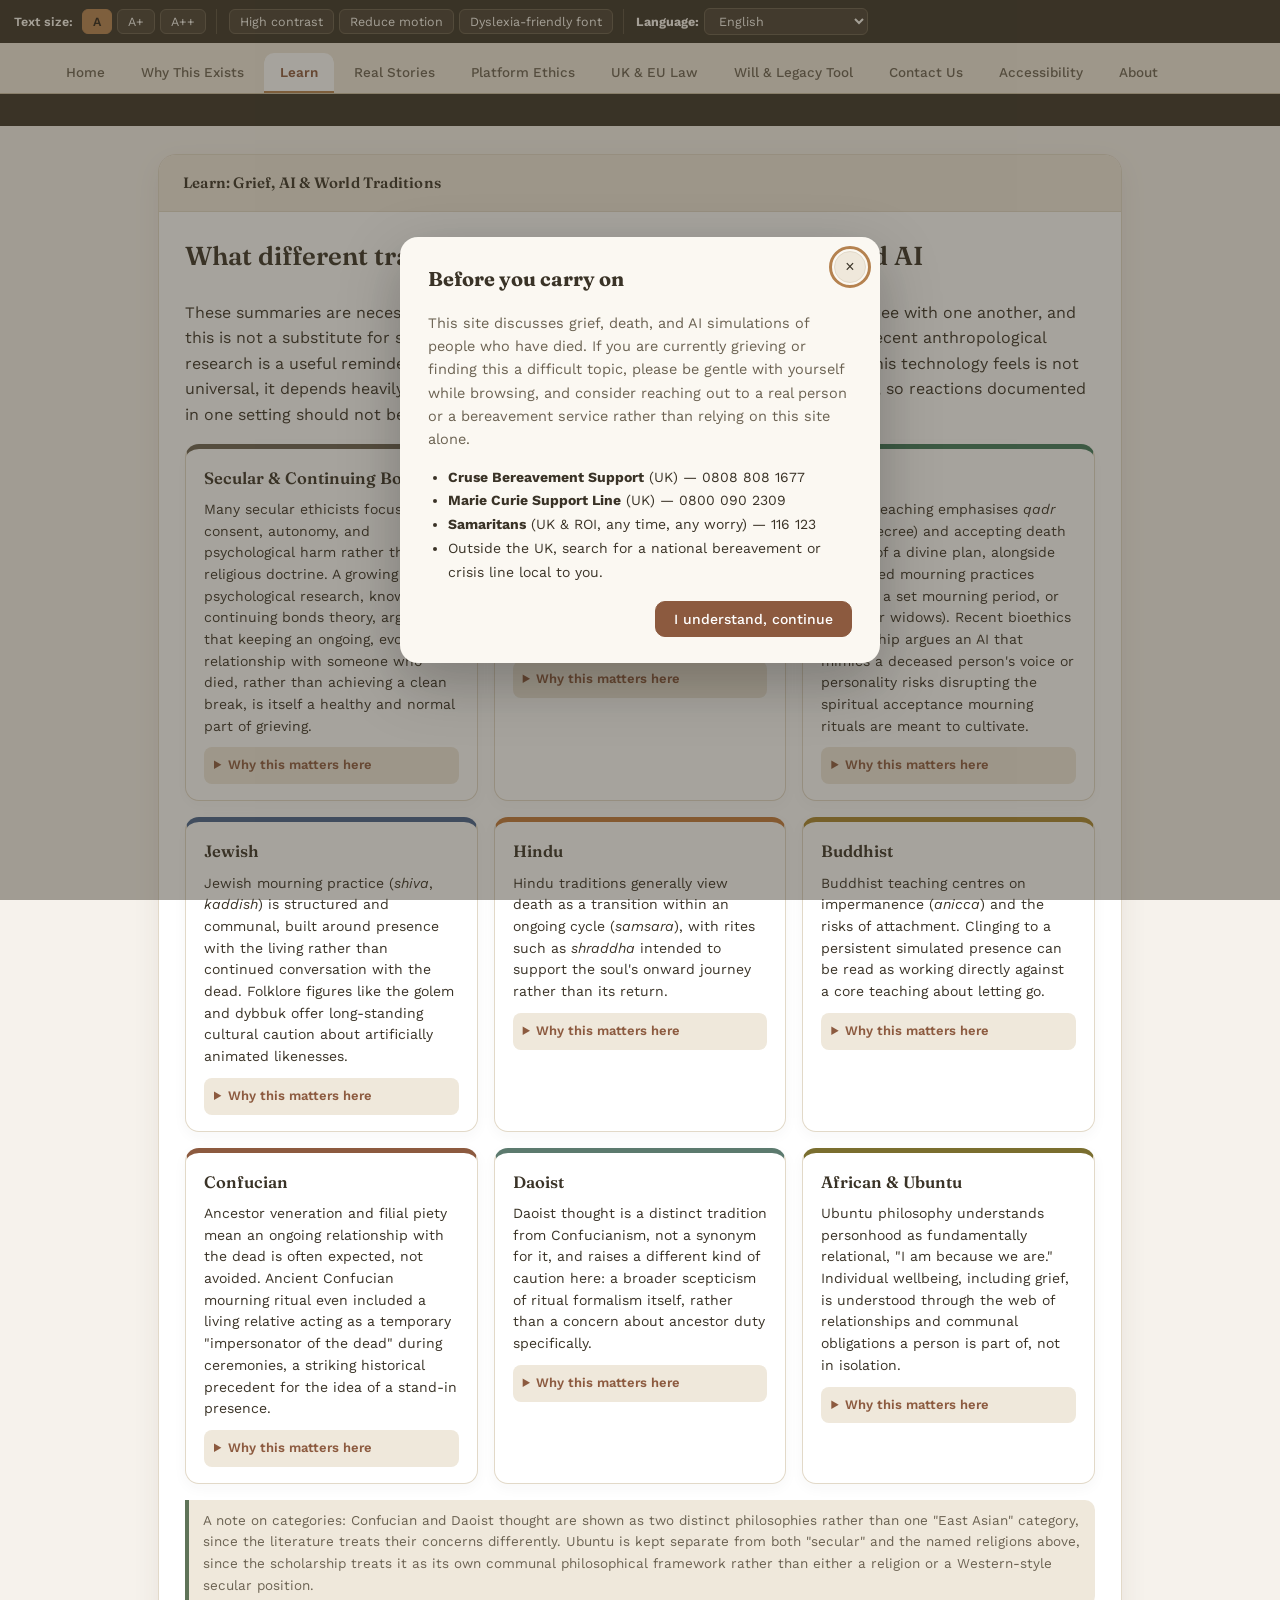
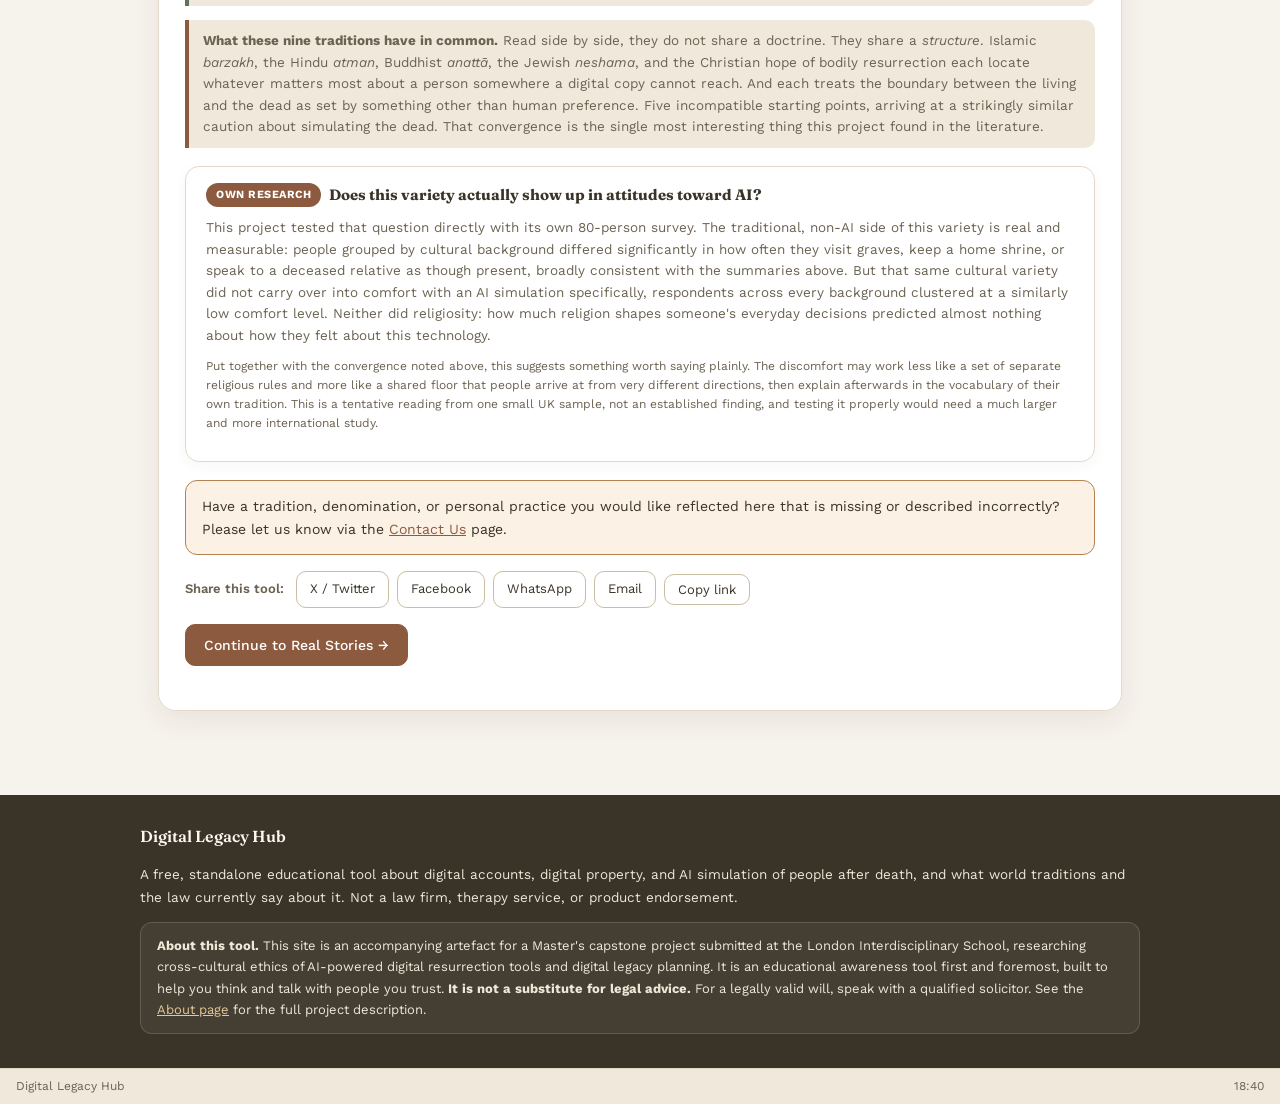
<file: Website/learn.html>
<!DOCTYPE html>
<html lang="en">
<head>
<meta charset="UTF-8">
<meta name="viewport" content="width=device-width, initial-scale=1.0">
<title>Digital Legacy Hub — Learn</title>
<meta name="description" content="What Islamic, Hindu, Buddhist, Confucian, Daoist, Christian, Jewish, Ubuntu, and secular perspectives teach about grief, memory, and AI.">
<link rel="stylesheet" href="styles.css">
</head>
<body>
<a href="#main-content" class="skip-link">Skip to main content</a>

<div class="a11y-bar" role="region" aria-label="Accessibility settings">
  <div class="a11y-group">
    <strong>Text size:</strong>
    <button id="btn-fs-normal" aria-pressed="true">A</button>
    <button id="btn-fs-large" aria-pressed="false">A+</button>
    <button id="btn-fs-xlarge" aria-pressed="false">A++</button>
  </div>
  <div class="a11y-group">
    <button id="btn-contrast" aria-pressed="false">High contrast</button>
    <button id="btn-motion" aria-pressed="false">Reduce motion</button>
    <button id="btn-legible-font" aria-pressed="false">Dyslexia-friendly font</button>
  </div>
  <div class="a11y-group" style="border-right:none;">
    <label for="lang-select" style="font-weight:bold;">Language:</label>
    <select id="lang-select">
      <option value="en" selected>English</option>
      <option value="es">Español (prototype)</option>
      <option value="fr">Français (prototype)</option>
      <option value="ar">العربية (prototype)</option>
      <option value="ur">اردو (prototype)</option>
      <option value="zh">中文 (prototype)</option>
      <option value="hi">हिन्दी (prototype)</option>
    </select>
    <span id="lang-notice" role="status"></span>
  </div>
</div>

<div class="tabnav-wrap">
  <ul class="tabnav">
    <li><a href="index.html">Home</a></li>
    <li><a href="why.html">Why This Exists</a></li>
    <li><a href="learn.html" aria-current="page">Learn</a></li>
    <li><a href="stories.html">Real Stories</a></li>
    <li><a href="platforms.html">Platform Ethics</a></li>
    <li><a href="law.html">UK & EU Law</a></li>
    <li><a href="quiz.html">Will & Legacy Tool</a></li>
    <li><a href="contact.html">Contact Us</a></li>
    <li><a href="access.html">Accessibility</a></li>
    <li><a href="about.html">About</a></li>
  </ul>
</div>

<div class="ticker-wrap" role="marquee" aria-label="Latest developments ticker">
  <div class="ticker-track">
    Pope Leo XIV's 2026 encyclical Magnifica Humanitas addressed AI and human dignity directly &nbsp;&nbsp;•&nbsp;&nbsp;
    This site is an educational awareness tool. Nothing here is legal advice. &nbsp;&nbsp;•&nbsp;&nbsp;
  </div>
</div>

<main id="main-content" class="page-shell">
  <div class="win">
    <div class="win-titlebar">Learn: Grief, AI &amp; World Traditions</div>
    <div class="win-body">
      <h2>What different traditions teach about grief, memory, and AI</h2>
      <p>These summaries are necessarily brief and general. Individuals within any tradition disagree with one another, and this is not a substitute for speaking with a faith leader, elder, or community you trust. Recent anthropological research is a useful reminder before reading on: how strange, comforting, or troubling this technology feels is not universal, it depends heavily on a culture's existing relationship with death and the dead, so reactions documented in one setting should not be assumed to generalise everywhere else.</p>
      <div class="grid">

        <div class="card secular">
          <h3>Secular &amp; Continuing Bonds</h3>
          <p>Many secular ethicists focus on consent, autonomy, and psychological harm rather than religious doctrine. A growing body of psychological research, known as continuing bonds theory, argues that keeping an ongoing, evolving relationship with someone who died, rather than achieving a clean break, is itself a healthy and normal part of grieving.</p>
          <details><summary>Why this matters here</summary>Krueger and Osler (2022) argue a chatbot can support continuing bonds through small, low-stakes exchanges, "habits of intimacy," without needing to be mistaken for the person. But a 2023 systematic review (Hewson et al.) found continuing bonds bring comfort in some situations and distress in others depending on context, so the honest position is that the technology's effect depends on how it is used, not on the technology alone.</details>
        </div>

        <div class="card christian">
          <h3>Christian</h3>
          <p>Christian thought generally distinguishes remembrance and prayer for the dead from attempting to speak <em>as</em> the dead. Many pastoral voices caution that a simulation risks confusing comfort with a kind of counterfeit presence.</p>
          <details><summary>Why this matters here</summary>In 2026, Pope Leo XIV's encyclical <em>Magnifica Humanitas</em> addressed artificial intelligence and human dignity directly, arguing technology should serve rather than substitute for authentic human relationship. A recent Eastern Orthodox assessment (Popov and Popova, 2026) goes further, arguing a generative, conversational griefbot creates a "false presence" that sits uneasily against the hope of resurrection, even while quieter memorial uses under clear consent and time limits may be more defensible.</details>
        </div>

        <div class="card islamic">
          <h3>Islamic</h3>
          <p>Islamic teaching emphasises <em>qadr</em> (God's decree) and accepting death as part of a divine plan, alongside prescribed mourning practices (such as a set mourning period, or <em>iddah</em> for widows). Recent bioethics scholarship argues an AI that mimics a deceased person's voice or personality risks disrupting the spiritual acceptance mourning rituals are meant to cultivate.</p>
          <details><summary>Why this matters here</summary>This scholarship frames a griefbot's illusion of continuity as working against both <em>qadr</em> and <em>tawakkul</em> (trust in God's decree), weighing the benefit of comfort against this spiritual harm under established Islamic ethical reasoning, an area with still very little settled religious guidance.</details>
        </div>

        <div class="card jewish">
          <h3>Jewish</h3>
          <p>Jewish mourning practice (<em>shiva</em>, <em>kaddish</em>) is structured and communal, built around presence with the living rather than continued conversation with the dead. Folklore figures like the golem and dybbuk offer long-standing cultural caution about artificially animated likenesses.</p>
          <details><summary>Why this matters here</summary>Some contemporary commentary treats griefbots as a modern version of an old question, whether it is appropriate to create something that mimics a soul it does not possess, and has argued that a model trained on a partial archive of someone's messages risks flattening them into a caricature rather than preserving who they actually were.</details>
        </div>

        <div class="card hindu">
          <h3>Hindu</h3>
          <p>Hindu traditions generally view death as a transition within an ongoing cycle (<em>samsara</em>), with rites such as <em>shraddha</em> intended to support the soul's onward journey rather than its return.</p>
          <details><summary>Why this matters here</summary>Research into bereavement during pandemic-era restrictions (Ghosh and Athira, 2024) found that disrupted communal Shraddh rites pushed grief toward a more solitary, individual form, exactly the kind of one-to-one substitute an AI conversation risks extending rather than reversing.</details>
        </div>

        <div class="card buddhist">
          <h3>Buddhist</h3>
          <p>Buddhist teaching centres on impermanence (<em>anicca</em>) and the risks of attachment. Clinging to a persistent simulated presence can be read as working directly against a core teaching about letting go.</p>
          <details><summary>Why this matters here</summary>Some Buddhist ethicists have noted griefbots could still have a role if used consciously and temporarily as a tool for reflection, rather than as a permanent substitute for the person who died, though this remains a much less developed area of scholarship than most other traditions on this page, and deserves more caution in how confidently it is cited.</details>
        </div>

        <div class="card confucian">
          <h3>Confucian</h3>
          <p>Ancestor veneration and filial piety mean an ongoing relationship with the dead is often expected, not avoided. Ancient Confucian mourning ritual even included a living relative acting as a temporary "impersonator of the dead" during ceremonies, a striking historical precedent for the idea of a stand-in presence.</p>
          <details><summary>Why this matters here</summary>Recent scholarship (Sparrow and Zhang, 2025) asks whether digital ancestor emulation automates the effortful labour of remembrance central to filial piety, substituting convenience for something that was meant to take real effort. A related argument (Elder, 2019; 2023) suggests filial piety properly includes gently correcting or resisting a loved one's wishes, not simply accommodating whatever a grieving person wants. China has also developed comparatively detailed law in this area under its Civil Code (Chen, 2025; Cheng, 2025).</details>
        </div>

        <div class="card daoist">
          <h3>Daoist</h3>
          <p>Daoist thought is a distinct tradition from Confucianism, not a synonym for it, and raises a different kind of caution here: a broader scepticism of ritual formalism itself, rather than a concern about ancestor duty specifically.</p>
          <details><summary>Why this matters here</summary>Sparrow and Zhang (2025) separate this Daoist concern clearly from the Confucian one: the question is not whether a griefbot properly honours ancestral obligation, but whether performing any fixed, scripted ritual, an AI conversation included, can ever really substitute for a more spontaneous, natural relationship with loss and change.</details>
        </div>

        <div class="card african">
          <h3>African &amp; Ubuntu</h3>
          <p>Ubuntu philosophy understands personhood as fundamentally relational, "I am because we are." Individual wellbeing, including grief, is understood through the web of relationships and communal obligations a person is part of, not in isolation.</p>
          <details><summary>Why this matters here</summary>Wright (2024) applies this directly to griefbots, arguing they can be morally permissible when used to gently support grief, but only if they strengthen, rather than replace, the relationships and communal obligations around the grieving person. This is a substantially more qualified position than either blanket acceptance or blanket rejection, and offers a direct counterpart to the named-religion perspectives above. Broader African AI ethics scholarship (Van Norren, 2022; Yilma, 2025) also cautions that AI systems built on individualist, Western assumptions about personhood may misrepresent people from communal cultural contexts by default, not by design.</details>
        </div>

      </div>
      <div class="content-note">A note on categories: Confucian and Daoist thought are shown as two distinct philosophies rather than one "East Asian" category, since the literature treats their concerns differently. Ubuntu is kept separate from both "secular" and the named religions above, since the scholarship treats it as its own communal philosophical framework rather than either a religion or a Western-style secular position.</div>

      <div class="content-note" style="border-left-color:var(--clay-deep);">
        <strong>What these nine traditions have in common.</strong> Read side by side, they do not share a doctrine. They share a <em>structure</em>. Islamic <em>barzakh</em>, the Hindu <em>atman</em>, Buddhist <em>anattā</em>, the Jewish <em>neshama</em>, and the Christian hope of bodily resurrection each locate whatever matters most about a person somewhere a digital copy cannot reach. And each treats the boundary between the living and the dead as set by something other than human preference. Five incompatible starting points, arriving at a strikingly similar caution about simulating the dead. That convergence is the single most interesting thing this project found in the literature.
      </div>

      <div class="research-panel">
        <div class="rp-head"><span class="rp-badge">Own research</span><h4>Does this variety actually show up in attitudes toward AI?</h4></div>
        <p>This project tested that question directly with its own 80-person survey. The traditional, non-AI side of this variety is real and measurable: people grouped by cultural background differed significantly in how often they visit graves, keep a home shrine, or speak to a deceased relative as though present, broadly consistent with the summaries above. But that same cultural variety did not carry over into comfort with an AI simulation specifically, respondents across every background clustered at a similarly low comfort level. Neither did religiosity: how much religion shapes someone's everyday decisions predicted almost nothing about how they felt about this technology.</p>
        <p class="rp-foot">Put together with the convergence noted above, this suggests something worth saying plainly. The discomfort may work less like a set of separate religious rules and more like a shared floor that people arrive at from very different directions, then explain afterwards in the vocabulary of their own tradition. This is a tentative reading from one small UK sample, not an established finding, and testing it properly would need a much larger and more international study.</p>
      </div>
      <div class="disclaimer">Have a tradition, denomination, or personal practice you would like reflected here that is missing or described incorrectly? Please let us know via the <a href="contact.html">Contact Us</a> page.</div>
      <div id="share-widget"></div>
      <p style="margin-top:16px;"><a class="btn primary" href="stories.html">Continue to Real Stories →</a></p>
    </div>
  </div>
</main>


<footer class="about-footer">
  <div class="footer-inner">
    <h2>Digital Legacy Hub</h2>
    <p>A free, standalone educational tool about digital accounts, digital property, and AI simulation of people after death, and what world traditions and the law currently say about it. Not a law firm, therapy service, or product endorsement.</p>
    <div class="capstone-note">
      <strong>About this tool.</strong> This site is an accompanying artefact for a Master's capstone project submitted at the London Interdisciplinary School, researching cross-cultural ethics of AI-powered digital resurrection tools and digital legacy planning. It is an educational awareness tool first and foremost, built to help you think and talk with people you trust. <strong>It is not a substitute for legal advice.</strong> For a legally valid will, speak with a qualified solicitor. See the <a href="about.html">About page</a> for the full project description.
    </div>
  </div>
</footer>
<div class="status-bar">
  <span>Digital Legacy Hub</span>
  <span id="status-clock">--:--</span>
</div>

<script src="script.js"></script>
</body>
</html>
</file>
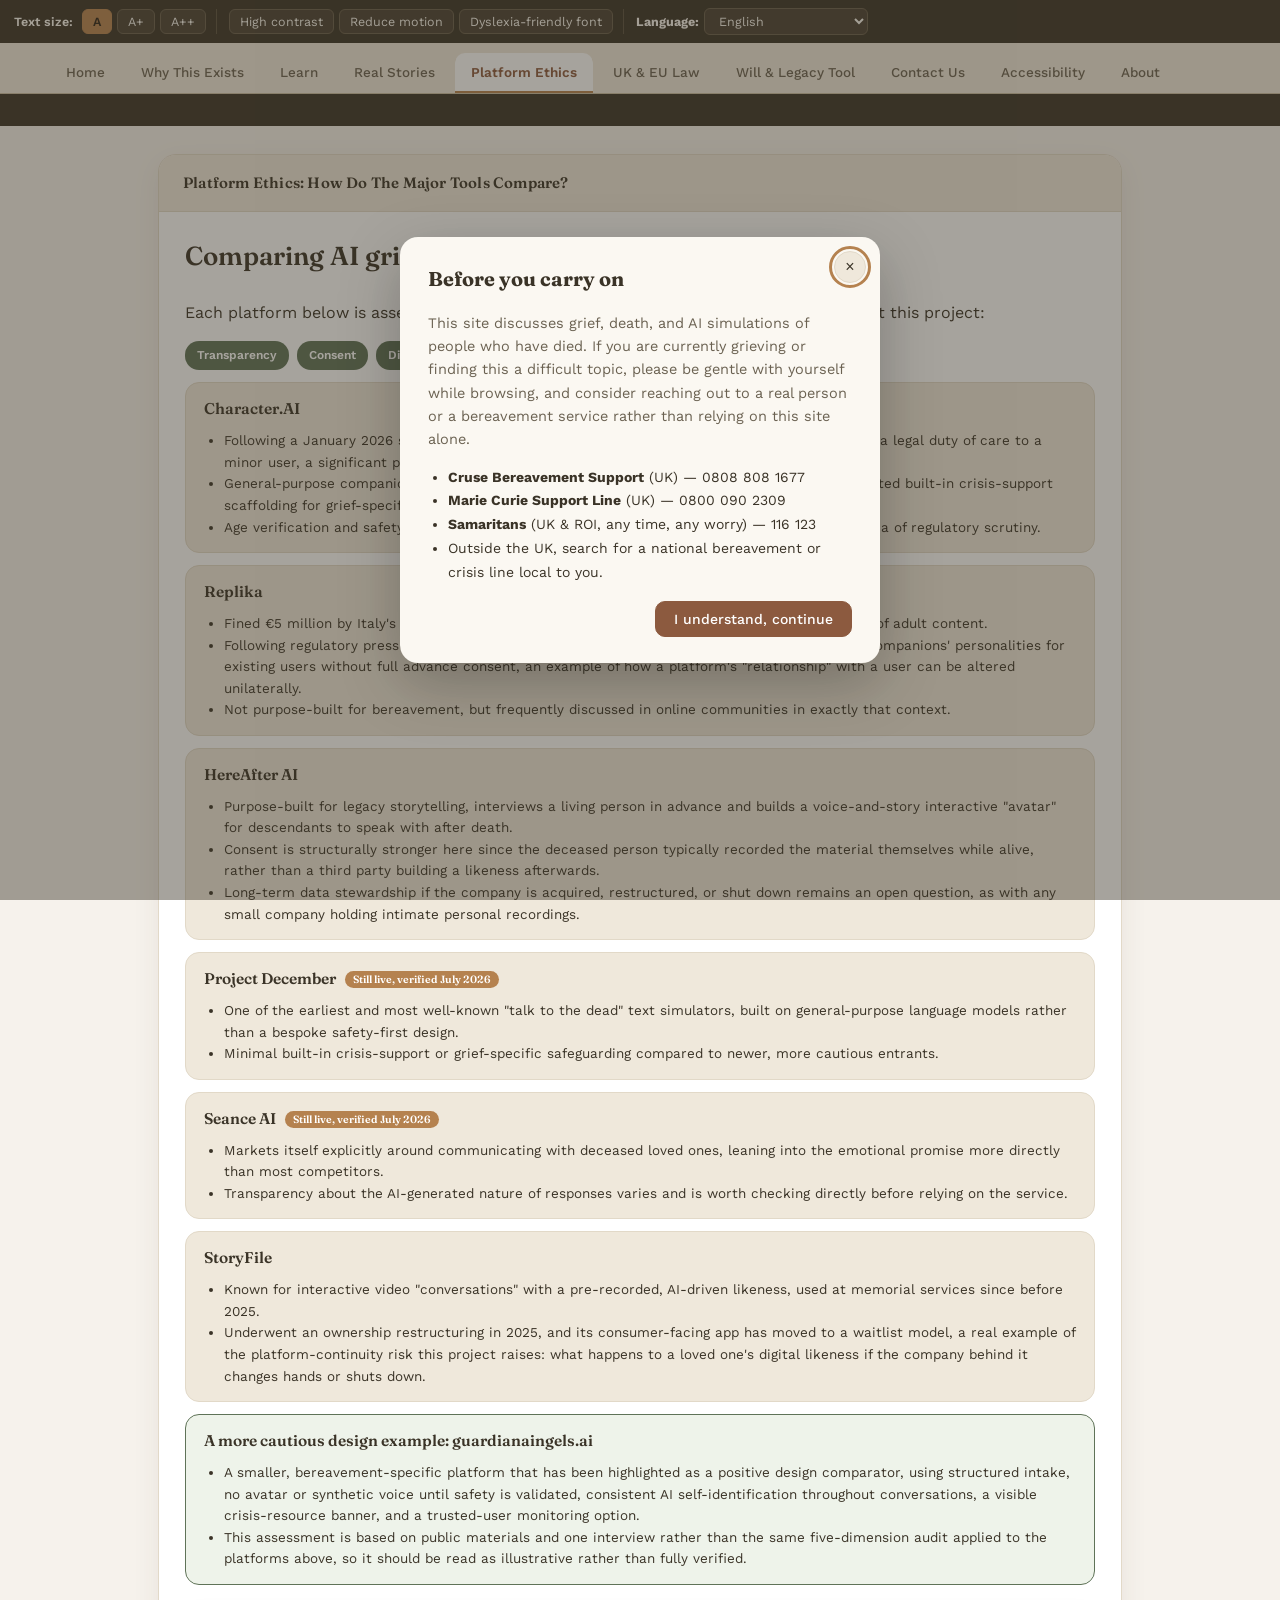
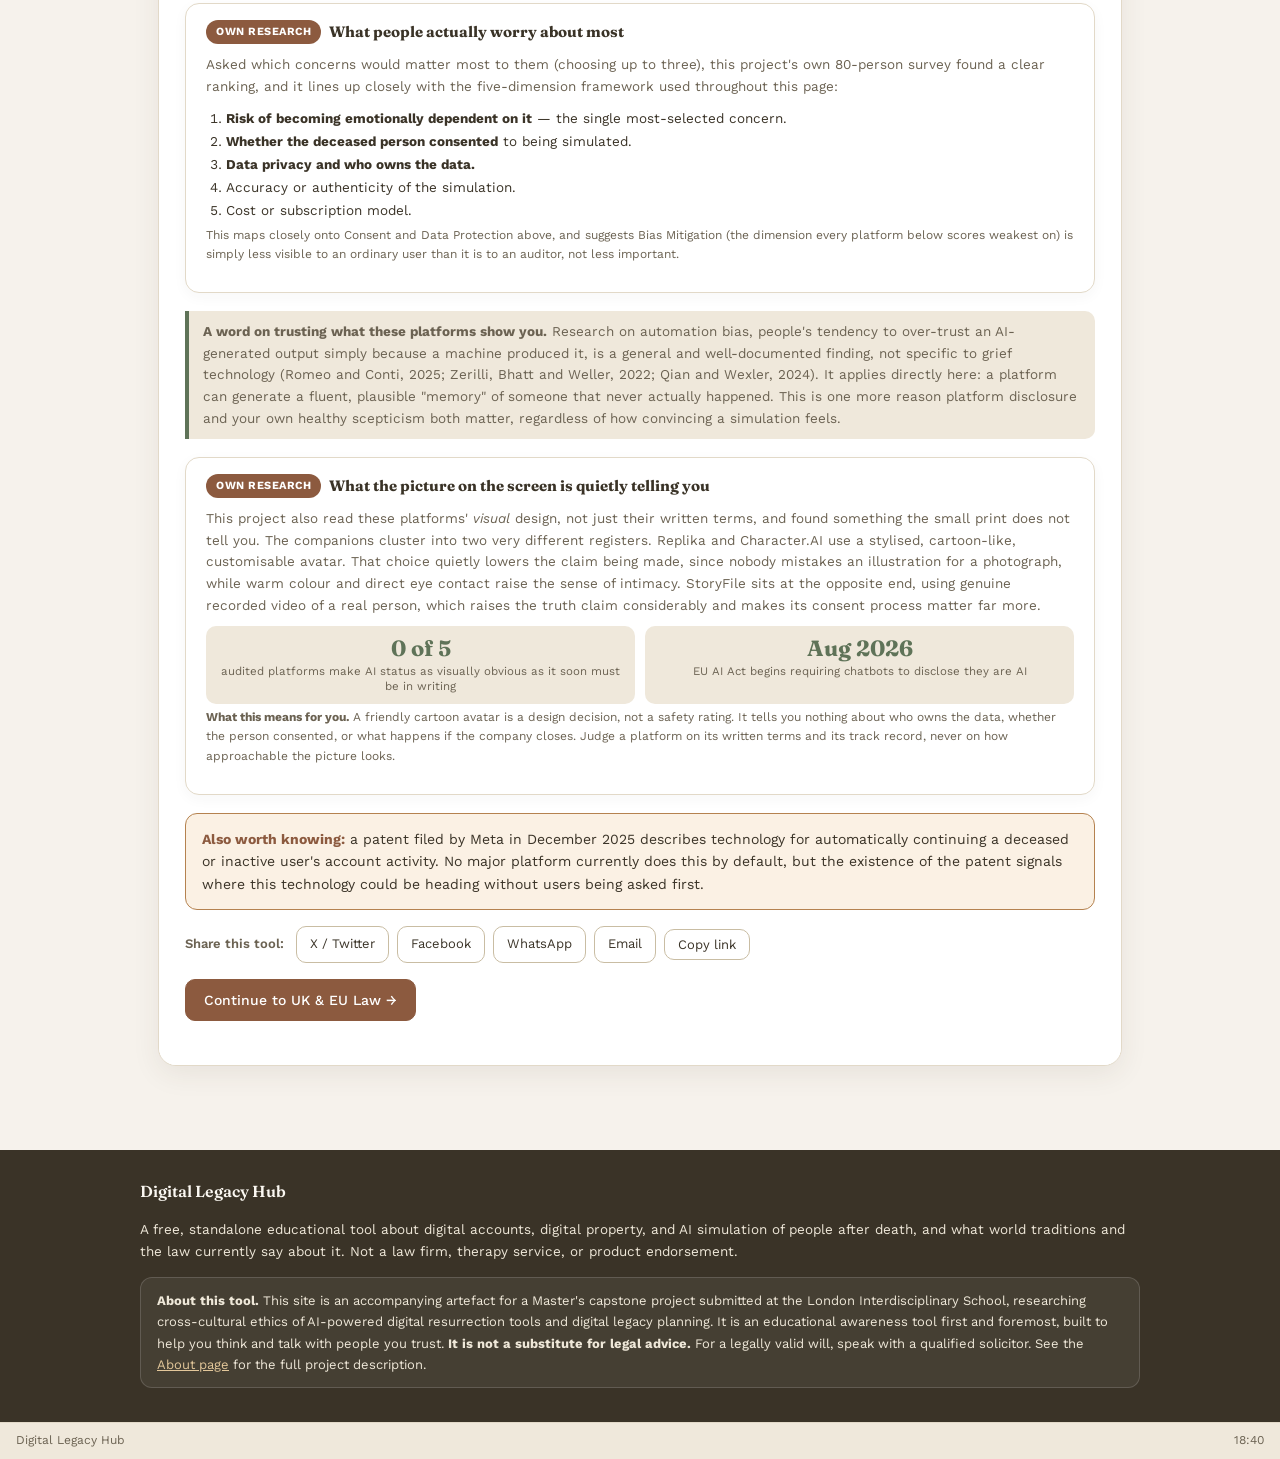
<file: Website/platforms.html>
<!DOCTYPE html>
<html lang="en">
<head>
<meta charset="UTF-8">
<meta name="viewport" content="width=device-width, initial-scale=1.0">
<title>Digital Legacy Hub — Platform Ethics</title>
<meta name="description" content="Comparing Character.AI, Replika, HereAfter AI, Project December, Seance AI, and StoryFile against a five-dimension ethics framework.">
<link rel="stylesheet" href="styles.css">
</head>
<body>
<a href="#main-content" class="skip-link">Skip to main content</a>

<div class="a11y-bar" role="region" aria-label="Accessibility settings">
  <div class="a11y-group">
    <strong>Text size:</strong>
    <button id="btn-fs-normal" aria-pressed="true">A</button>
    <button id="btn-fs-large" aria-pressed="false">A+</button>
    <button id="btn-fs-xlarge" aria-pressed="false">A++</button>
  </div>
  <div class="a11y-group">
    <button id="btn-contrast" aria-pressed="false">High contrast</button>
    <button id="btn-motion" aria-pressed="false">Reduce motion</button>
    <button id="btn-legible-font" aria-pressed="false">Dyslexia-friendly font</button>
  </div>
  <div class="a11y-group" style="border-right:none;">
    <label for="lang-select" style="font-weight:bold;">Language:</label>
    <select id="lang-select">
      <option value="en" selected>English</option>
      <option value="es">Español (prototype)</option>
      <option value="fr">Français (prototype)</option>
      <option value="ar">العربية (prototype)</option>
      <option value="ur">اردو (prototype)</option>
      <option value="zh">中文 (prototype)</option>
      <option value="hi">हिन्दी (prototype)</option>
    </select>
    <span id="lang-notice" role="status"></span>
  </div>
</div>

<div class="tabnav-wrap">
  <ul class="tabnav">
    <li><a href="index.html">Home</a></li>
    <li><a href="why.html">Why This Exists</a></li>
    <li><a href="learn.html">Learn</a></li>
    <li><a href="stories.html">Real Stories</a></li>
    <li><a href="platforms.html" aria-current="page">Platform Ethics</a></li>
    <li><a href="law.html">UK & EU Law</a></li>
    <li><a href="quiz.html">Will & Legacy Tool</a></li>
    <li><a href="contact.html">Contact Us</a></li>
    <li><a href="access.html">Accessibility</a></li>
    <li><a href="about.html">About</a></li>
  </ul>
</div>

<div class="ticker-wrap" role="marquee" aria-label="Latest developments ticker">
  <div class="ticker-track">
    New: our own survey found emotional dependency, consent, and data privacy are the top public concerns &nbsp;&nbsp;•&nbsp;&nbsp;
    Meta patent filing (Dec 2025) describes automatically continuing a deceased user's account activity &nbsp;&nbsp;•&nbsp;&nbsp;
    Character.AI / Google settled wrongful-death lawsuits (Jan 2026), a court found a chatbot can owe a duty of care &nbsp;&nbsp;•&nbsp;&nbsp;
    Italy's Garante fined Replika €5m in 2025 for inadequate age checks &nbsp;&nbsp;•&nbsp;&nbsp;
  </div>
</div>

<main id="main-content" class="page-shell">
  <div class="win">
    <div class="win-titlebar">Platform Ethics: How Do The Major Tools Compare?</div>
    <div class="win-body">
      <h2>Comparing AI griefbot and legacy platforms</h2>
      <p>Each platform below is assessed against five plain-language dimensions used throughout this project:</p>
      <ul class="dim-list">
        <li class="dim-chip">Transparency</li>
        <li class="dim-chip">Consent</li>
        <li class="dim-chip">Dignity</li>
        <li class="dim-chip">Bias Mitigation</li>
        <li class="dim-chip">Data Protection</li>
      </ul>

      <div class="platform-block">
        <h3>Character.AI</h3>
        <ul>
          <li>Following a January 2026 settlement, a US court found that a conversational AI service can owe a legal duty of care to a minor user, a significant precedent for the whole industry.</li>
          <li>General-purpose companion platform, not designed specifically for bereavement, so there is limited built-in crisis-support scaffolding for grief-specific use.</li>
          <li>Age verification and safety features have been strengthened since 2025 but remain an active area of regulatory scrutiny.</li>
        </ul>
      </div>
      <div class="platform-block">
        <h3>Replika</h3>
        <ul>
          <li>Fined €5 million by Italy's data protection regulator (Garante) in 2025 for inadequate age-gating of adult content.</li>
          <li>Following regulatory pressure, the company removed or restricted intimacy features, changing companions' personalities for existing users without full advance consent, an example of how a platform's "relationship" with a user can be altered unilaterally.</li>
          <li>Not purpose-built for bereavement, but frequently discussed in online communities in exactly that context.</li>
        </ul>
      </div>
      <div class="platform-block">
        <h3>HereAfter AI</h3>
        <ul>
          <li>Purpose-built for legacy storytelling, interviews a living person in advance and builds a voice-and-story interactive "avatar" for descendants to speak with after death.</li>
          <li>Consent is structurally stronger here since the deceased person typically recorded the material themselves while alive, rather than a third party building a likeness afterwards.</li>
          <li>Long-term data stewardship if the company is acquired, restructured, or shut down remains an open question, as with any small company holding intimate personal recordings.</li>
        </ul>
      </div>
      <div class="platform-block">
        <h3>Project December <span class="new-tag">Still live, verified July 2026</span></h3>
        <ul>
          <li>One of the earliest and most well-known "talk to the dead" text simulators, built on general-purpose language models rather than a bespoke safety-first design.</li>
          <li>Minimal built-in crisis-support or grief-specific safeguarding compared to newer, more cautious entrants.</li>
        </ul>
      </div>
      <div class="platform-block">
        <h3>Seance AI <span class="new-tag">Still live, verified July 2026</span></h3>
        <ul>
          <li>Markets itself explicitly around communicating with deceased loved ones, leaning into the emotional promise more directly than most competitors.</li>
          <li>Transparency about the AI-generated nature of responses varies and is worth checking directly before relying on the service.</li>
        </ul>
      </div>
      <div class="platform-block">
        <h3>StoryFile</h3>
        <ul>
          <li>Known for interactive video "conversations" with a pre-recorded, AI-driven likeness, used at memorial services since before 2025.</li>
          <li>Underwent an ownership restructuring in 2025, and its consumer-facing app has moved to a waitlist model, a real example of the platform-continuity risk this project raises: what happens to a loved one's digital likeness if the company behind it changes hands or shuts down.</li>
        </ul>
      </div>
      <div class="platform-block" style="border-color:var(--sage-deep);background:#eef3ea;">
        <h3>A more cautious design example: guardianaingels.ai</h3>
        <ul>
          <li>A smaller, bereavement-specific platform that has been highlighted as a positive design comparator, using structured intake, no avatar or synthetic voice until safety is validated, consistent AI self-identification throughout conversations, a visible crisis-resource banner, and a trusted-user monitoring option.</li>
          <li>This assessment is based on public materials and one interview rather than the same five-dimension audit applied to the platforms above, so it should be read as illustrative rather than fully verified.</li>
        </ul>
      </div>

      <div class="research-panel">
        <div class="rp-head"><span class="rp-badge">Own research</span><h4>What people actually worry about most</h4></div>
        <p>Asked which concerns would matter most to them (choosing up to three), this project's own 80-person survey found a clear ranking, and it lines up closely with the five-dimension framework used throughout this page:</p>
        <ol style="font-size:13.5px;line-height:1.7;padding-left:20px;margin:6px 0 4px;">
          <li><strong>Risk of becoming emotionally dependent on it</strong> — the single most-selected concern.</li>
          <li><strong>Whether the deceased person consented</strong> to being simulated.</li>
          <li><strong>Data privacy and who owns the data.</strong></li>
          <li>Accuracy or authenticity of the simulation.</li>
          <li>Cost or subscription model.</li>
        </ol>
        <p class="rp-foot">This maps closely onto Consent and Data Protection above, and suggests Bias Mitigation (the dimension every platform below scores weakest on) is simply less visible to an ordinary user than it is to an auditor, not less important.</p>
      </div>

      <div class="content-note"><strong>A word on trusting what these platforms show you.</strong> Research on automation bias, people's tendency to over-trust an AI-generated output simply because a machine produced it, is a general and well-documented finding, not specific to grief technology (Romeo and Conti, 2025; Zerilli, Bhatt and Weller, 2022; Qian and Wexler, 2024). It applies directly here: a platform can generate a fluent, plausible "memory" of someone that never actually happened. This is one more reason platform disclosure and your own healthy scepticism both matter, regardless of how convincing a simulation feels.</div>

      <div class="research-panel">
        <div class="rp-head"><span class="rp-badge">Own research</span><h4>What the picture on the screen is quietly telling you</h4></div>
        <p>This project also read these platforms' <em>visual</em> design, not just their written terms, and found something the small print does not tell you. The companions cluster into two very different registers. Replika and Character.AI use a stylised, cartoon-like, customisable avatar. That choice quietly lowers the claim being made, since nobody mistakes an illustration for a photograph, while warm colour and direct eye contact raise the sense of intimacy. StoryFile sits at the opposite end, using genuine recorded video of a real person, which raises the truth claim considerably and makes its consent process matter far more.</p>
        <div class="stat-strip">
          <div class="stat"><span class="stat-num">0 of 5</span><span class="stat-label">audited platforms make AI status as visually obvious as it soon must be in writing</span></div>
          <div class="stat"><span class="stat-num">Aug 2026</span><span class="stat-label">EU AI Act begins requiring chatbots to disclose they are AI</span></div>
        </div>
        <p class="rp-foot"><strong>What this means for you.</strong> A friendly cartoon avatar is a design decision, not a safety rating. It tells you nothing about who owns the data, whether the person consented, or what happens if the company closes. Judge a platform on its written terms and its track record, never on how approachable the picture looks.</p>
      </div>

      <div class="disclaimer"><strong>Also worth knowing:</strong> a patent filed by Meta in December 2025 describes technology for automatically continuing a deceased or inactive user's account activity. No major platform currently does this by default, but the existence of the patent signals where this technology could be heading without users being asked first.</div>
      <div id="share-widget"></div>
      <p style="margin-top:16px;"><a class="btn primary" href="law.html">Continue to UK &amp; EU Law →</a></p>
    </div>
  </div>
</main>


<footer class="about-footer">
  <div class="footer-inner">
    <h2>Digital Legacy Hub</h2>
    <p>A free, standalone educational tool about digital accounts, digital property, and AI simulation of people after death, and what world traditions and the law currently say about it. Not a law firm, therapy service, or product endorsement.</p>
    <div class="capstone-note">
      <strong>About this tool.</strong> This site is an accompanying artefact for a Master's capstone project submitted at the London Interdisciplinary School, researching cross-cultural ethics of AI-powered digital resurrection tools and digital legacy planning. It is an educational awareness tool first and foremost, built to help you think and talk with people you trust. <strong>It is not a substitute for legal advice.</strong> For a legally valid will, speak with a qualified solicitor. See the <a href="about.html">About page</a> for the full project description.
    </div>
  </div>
</footer>
<div class="status-bar">
  <span>Digital Legacy Hub</span>
  <span id="status-clock">--:--</span>
</div>

<script src="script.js"></script>
</body>
</html>
</file>
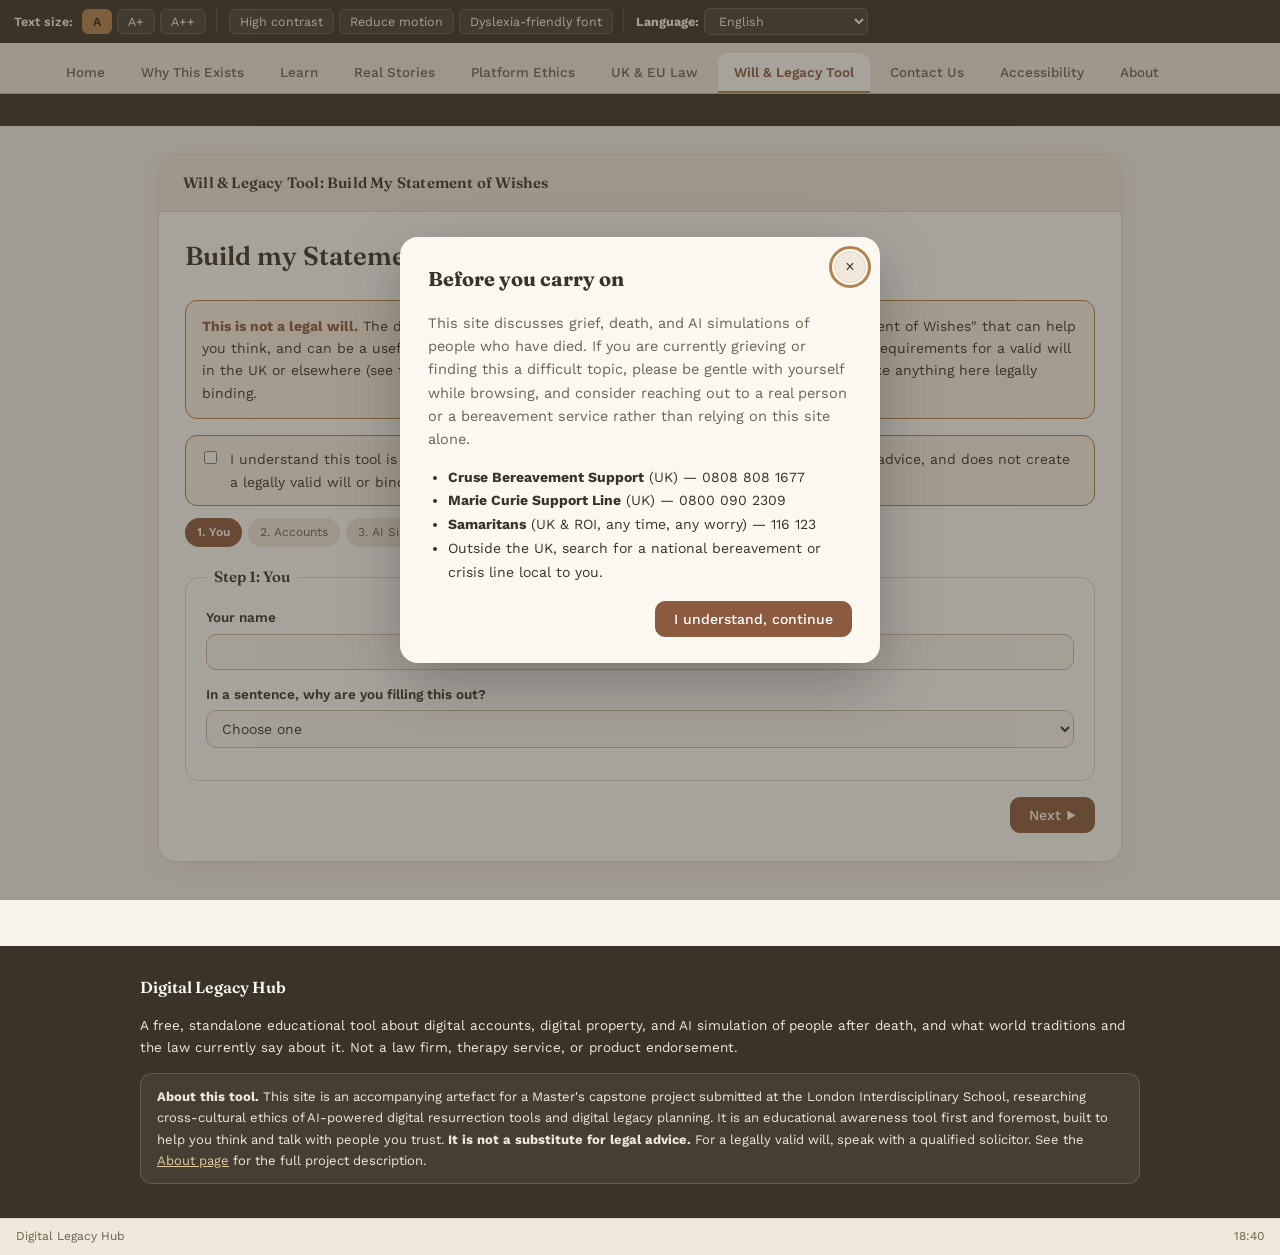
<file: Website/quiz.html>
<!DOCTYPE html>
<html lang="en">
<head>
<meta charset="UTF-8">
<meta name="viewport" content="width=device-width, initial-scale=1.0">
<title>Digital Legacy Hub — Will & Legacy Tool</title>
<meta name="description" content="Build a Statement of Wishes covering your digital accounts, AI simulation preferences, and cultural or faith context.">
<link rel="stylesheet" href="styles.css">
</head>
<body>
<a href="#main-content" class="skip-link">Skip to main content</a>

<div class="a11y-bar" role="region" aria-label="Accessibility settings">
  <div class="a11y-group">
    <strong>Text size:</strong>
    <button id="btn-fs-normal" aria-pressed="true">A</button>
    <button id="btn-fs-large" aria-pressed="false">A+</button>
    <button id="btn-fs-xlarge" aria-pressed="false">A++</button>
  </div>
  <div class="a11y-group">
    <button id="btn-contrast" aria-pressed="false">High contrast</button>
    <button id="btn-motion" aria-pressed="false">Reduce motion</button>
    <button id="btn-legible-font" aria-pressed="false">Dyslexia-friendly font</button>
  </div>
  <div class="a11y-group" style="border-right:none;">
    <label for="lang-select" style="font-weight:bold;">Language:</label>
    <select id="lang-select">
      <option value="en" selected>English</option>
      <option value="es">Español (prototype)</option>
      <option value="fr">Français (prototype)</option>
      <option value="ar">العربية (prototype)</option>
      <option value="ur">اردو (prototype)</option>
      <option value="zh">中文 (prototype)</option>
      <option value="hi">हिन्दी (prototype)</option>
    </select>
    <span id="lang-notice" role="status"></span>
  </div>
</div>

<div class="tabnav-wrap">
  <ul class="tabnav">
    <li><a href="index.html">Home</a></li>
    <li><a href="why.html">Why This Exists</a></li>
    <li><a href="learn.html">Learn</a></li>
    <li><a href="stories.html">Real Stories</a></li>
    <li><a href="platforms.html">Platform Ethics</a></li>
    <li><a href="law.html">UK & EU Law</a></li>
    <li><a href="quiz.html" aria-current="page">Will & Legacy Tool</a></li>
    <li><a href="contact.html">Contact Us</a></li>
    <li><a href="access.html">Accessibility</a></li>
    <li><a href="about.html">About</a></li>
  </ul>
</div>

<div class="ticker-wrap" role="marquee" aria-label="Latest developments ticker">
  <div class="ticker-track">
    New: Step 3 now reflects our own survey finding on memory-retrieval vs personality-simulation tools &nbsp;&nbsp;•&nbsp;&nbsp;
    This is not a legal will. See the UK &amp; EU Law page for what actually makes a will valid &nbsp;&nbsp;•&nbsp;&nbsp;
    Your answers are stored only on this device &nbsp;&nbsp;•&nbsp;&nbsp;
  </div>
</div>

<main id="main-content" class="page-shell">
  <div class="win">
    <div class="win-titlebar">Will &amp; Legacy Tool: Build My Statement of Wishes</div>
    <div class="win-body">
      <h2>Build my Statement of Wishes</h2>
      <div class="disclaimer">
        <strong>This is not a legal will.</strong> The document produced at the end of this tool is an educational "Statement of Wishes" that can help you think, and can be a useful attachment to a real will, but it does not by itself meet the legal requirements for a valid will in the UK or elsewhere (see the <a href="law.html">UK &amp; EU Law page</a>). Please speak with a qualified solicitor to make anything here legally binding.
      </div>

      <div class="consent-gate">
        <label>
          <input type="checkbox" id="consent-check">
          <span>I understand this tool is for educational and reflection purposes only, does not provide legal advice, and does not create a legally valid will or binding instruction on its own.</span>
        </label>
      </div>

      <div class="wizard-progress" id="wizard-progress" aria-hidden="true">
        <span data-step="1">1. You</span>
        <span data-step="2">2. Accounts</span>
        <span data-step="3">3. AI Simulation</span>
        <span data-step="4">4. Culture &amp; Faith</span>
        <span data-step="5">5. Trusted Person</span>
        <span data-step="6">6. Review</span>
      </div>

      <form id="wizard-form" novalidate>
        <fieldset class="step" data-step="1">
          <legend>Step 1: You</legend>
          <div class="field">
            <label for="w-name">Your name</label>
            <input type="text" id="w-name" name="name" autocomplete="name">
          </div>
          <div class="field">
            <label for="w-purpose">In a sentence, why are you filling this out?</label>
            <select id="w-purpose" name="purpose">
              <option value="">Choose one</option>
              <option value="curious">Just curious about the topic</option>
              <option value="planning">Actively planning my own affairs</option>
              <option value="supporting">Supporting someone else through this</option>
              <option value="research">Taking part in related research</option>
            </select>
          </div>
        </fieldset>

        <fieldset class="step" data-step="2" hidden>
          <legend>Step 2: Accounts &amp; Digital Property</legend>
          <p style="font-size:13.5px;">Add each account or digital asset you want to think about, and roughly what you'd want done with it.</p>
          <div id="accounts-list"></div>
          <button type="button" class="btn" id="add-account-btn">+ Add another account</button>
        </fieldset>

        <fieldset class="step" data-step="3" hidden>
          <legend>Step 3: AI Simulation Preferences</legend>
          <div class="teach-box">
            <h4>Before you answer</h4>
            <p>This is the newest and least settled question covered by this tool. Commercial products can already build a chatbot, voice, or video "version" of a person from their messages, recordings, or photos, while they are alive or after they die. There is currently no UK law specifically governing whether this is allowed or on what terms. Views range from seeing this as a comforting way to preserve memory, to seeing it as a form of exploitation of grief, to seeing it as a spiritual or ethical problem regardless of comfort. There is no single right answer.</p>
          </div>
          <div class="research-panel">
            <div class="rp-head"><span class="rp-badge">Own research</span><h4>A distinction worth thinking about</h4></div>
            <p>This project's own survey found many people draw a sharp line between two different things that get lumped together as "AI simulation": a tool that simply retrieves or organises a deceased person's own messages, photos, and recordings on request (no invented personality), and a chatbot that simulates their ongoing personality and generates new things "they" might say. Respondents were consistently far more comfortable with the first than the second. The next question lets you record that distinction for yourself, rather than treating "AI simulation" as one single yes-or-no choice.</p>
          </div>
          <div class="field">
            <label>Would you want an AI simulation made of you after you die, if the technology were available and safe?</label>
            <select id="w-ai-consent" name="ai_consent">
              <option value="">Choose one</option>
              <option value="yes_full">Yes, without significant restriction</option>
              <option value="yes_conditions">Yes, but only under specific conditions</option>
              <option value="no">No, I would not want this</option>
              <option value="unsure">I am not sure yet</option>
            </select>
          </div>
          <div class="field">
            <label for="w-ai-type">If any form were acceptable to you, which kind of tool would you be more comfortable with?</label>
            <select id="w-ai-type" name="ai_type">
              <option value="">Choose one</option>
              <option value="memory_only">Retrieving my existing messages, photos, and recordings only, no invented personality</option>
              <option value="personality_sim">A chatbot that simulates my ongoing personality and generates new responses</option>
              <option value="both">Either would be acceptable to me</option>
              <option value="neither">Neither, I do not want any form of this</option>
              <option value="unsure">Not sure yet</option>
            </select>
          </div>
          <div class="field">
            <label for="w-ai-conditions">If you selected "only under specific conditions," describe them here (for example: only for close family, only text not voice, only for a limited time, must always disclose it is AI)</label>
            <textarea id="w-ai-conditions" name="ai_conditions"></textarea>
          </div>
        </fieldset>

        <fieldset class="step" data-step="4" hidden>
          <legend>Step 4: Culture &amp; Faith</legend>
          <div class="field">
            <label for="w-tradition">Which tradition or worldview feels closest to your own, if any? (You can select "other" or "none" freely, this does not have to be a formal religious identity.)</label>
            <select id="w-tradition" name="tradition">
              <option value="">Choose one</option>
              <option value="secular">Secular / Humanist</option>
              <option value="christian">Christian</option>
              <option value="islamic">Islamic</option>
              <option value="jewish">Jewish</option>
              <option value="hindu">Hindu</option>
              <option value="buddhist">Buddhist</option>
              <option value="confucian">Confucian</option>
              <option value="daoist">Daoist</option>
              <option value="african_ubuntu">African / Ubuntu</option>
              <option value="other">Other / blended / not listed</option>
            </select>
          </div>
          <div id="tradition-teach-box" class="teach-box" hidden></div>
          <div class="field">
            <label for="w-rituals">Are there specific rituals, practices, or beliefs about mourning and memory that matter to you, that you'd want reflected in how your legacy (digital or otherwise) is handled?</label>
            <textarea id="w-rituals" name="rituals"></textarea>
          </div>
        </fieldset>

        <fieldset class="step" data-step="5" hidden>
          <legend>Step 5: Trusted Person</legend>
          <div class="field">
            <label for="w-trusted-name">Name of someone you trust to carry out these wishes</label>
            <input type="text" id="w-trusted-name" name="trusted_name">
          </div>
          <div class="field">
            <label for="w-trusted-rel">Their relationship to you</label>
            <input type="text" id="w-trusted-rel" name="trusted_rel">
          </div>
          <div class="field">
            <label for="w-trusted-notes">Anything else you'd want them to know</label>
            <textarea id="w-trusted-notes" name="trusted_notes"></textarea>
          </div>
        </fieldset>

        <fieldset class="step" data-step="6" hidden>
          <legend>Step 6: Review Your Statement of Wishes</legend>
          <div id="letter-preview" role="document" aria-label="Generated statement of wishes preview"></div>
          <div class="letter-actions">
            <button type="button" class="btn primary" id="email-letter-btn">Email me this draft</button>
            <button type="button" class="btn" id="copy-letter-btn">Copy to clipboard</button>
            <button type="button" class="btn" id="print-letter-btn">Print</button>
            <button type="button" class="btn" id="download-letter-btn">Download as text file</button>
            <span id="clipboard-status" role="status" aria-live="polite"></span>
          </div>
          <p style="font-size:12.5px;color:var(--ink-soft);margin-top:10px;">"Email me this draft" opens your own email app with the text already filled in. This is a static tool with no server, so nothing is sent through us, and nothing is stored anywhere except your own device.</p>
          <div id="share-widget" style="margin-top:6px;"></div>
          <p style="margin-top:18px;">
            <button type="button" class="btn danger" id="restart-wizard-btn">↺ Start over</button>
          </p>
        </fieldset>

        <div id="wizard-warning" class="inline-warning" role="alert"></div>
        <div class="wizard-nav">
          <button type="button" class="btn" id="wizard-back-btn">◀ Back</button>
          <span id="wizard-status" class="vh" role="status" aria-live="polite"></span>
          <button type="button" class="btn primary" id="wizard-next-btn">Next ▶</button>
        </div>
      </form>
    </div>
  </div>
</main>


<footer class="about-footer">
  <div class="footer-inner">
    <h2>Digital Legacy Hub</h2>
    <p>A free, standalone educational tool about digital accounts, digital property, and AI simulation of people after death, and what world traditions and the law currently say about it. Not a law firm, therapy service, or product endorsement.</p>
    <div class="capstone-note">
      <strong>About this tool.</strong> This site is an accompanying artefact for a Master's capstone project submitted at the London Interdisciplinary School, researching cross-cultural ethics of AI-powered digital resurrection tools and digital legacy planning. It is an educational awareness tool first and foremost, built to help you think and talk with people you trust. <strong>It is not a substitute for legal advice.</strong> For a legally valid will, speak with a qualified solicitor. See the <a href="about.html">About page</a> for the full project description.
    </div>
  </div>
</footer>
<div class="status-bar">
  <span>Digital Legacy Hub</span>
  <span id="status-clock">--:--</span>
</div>

<script src="script.js"></script>
<script src="quiz.js"></script>
</body>
</html>
</file>
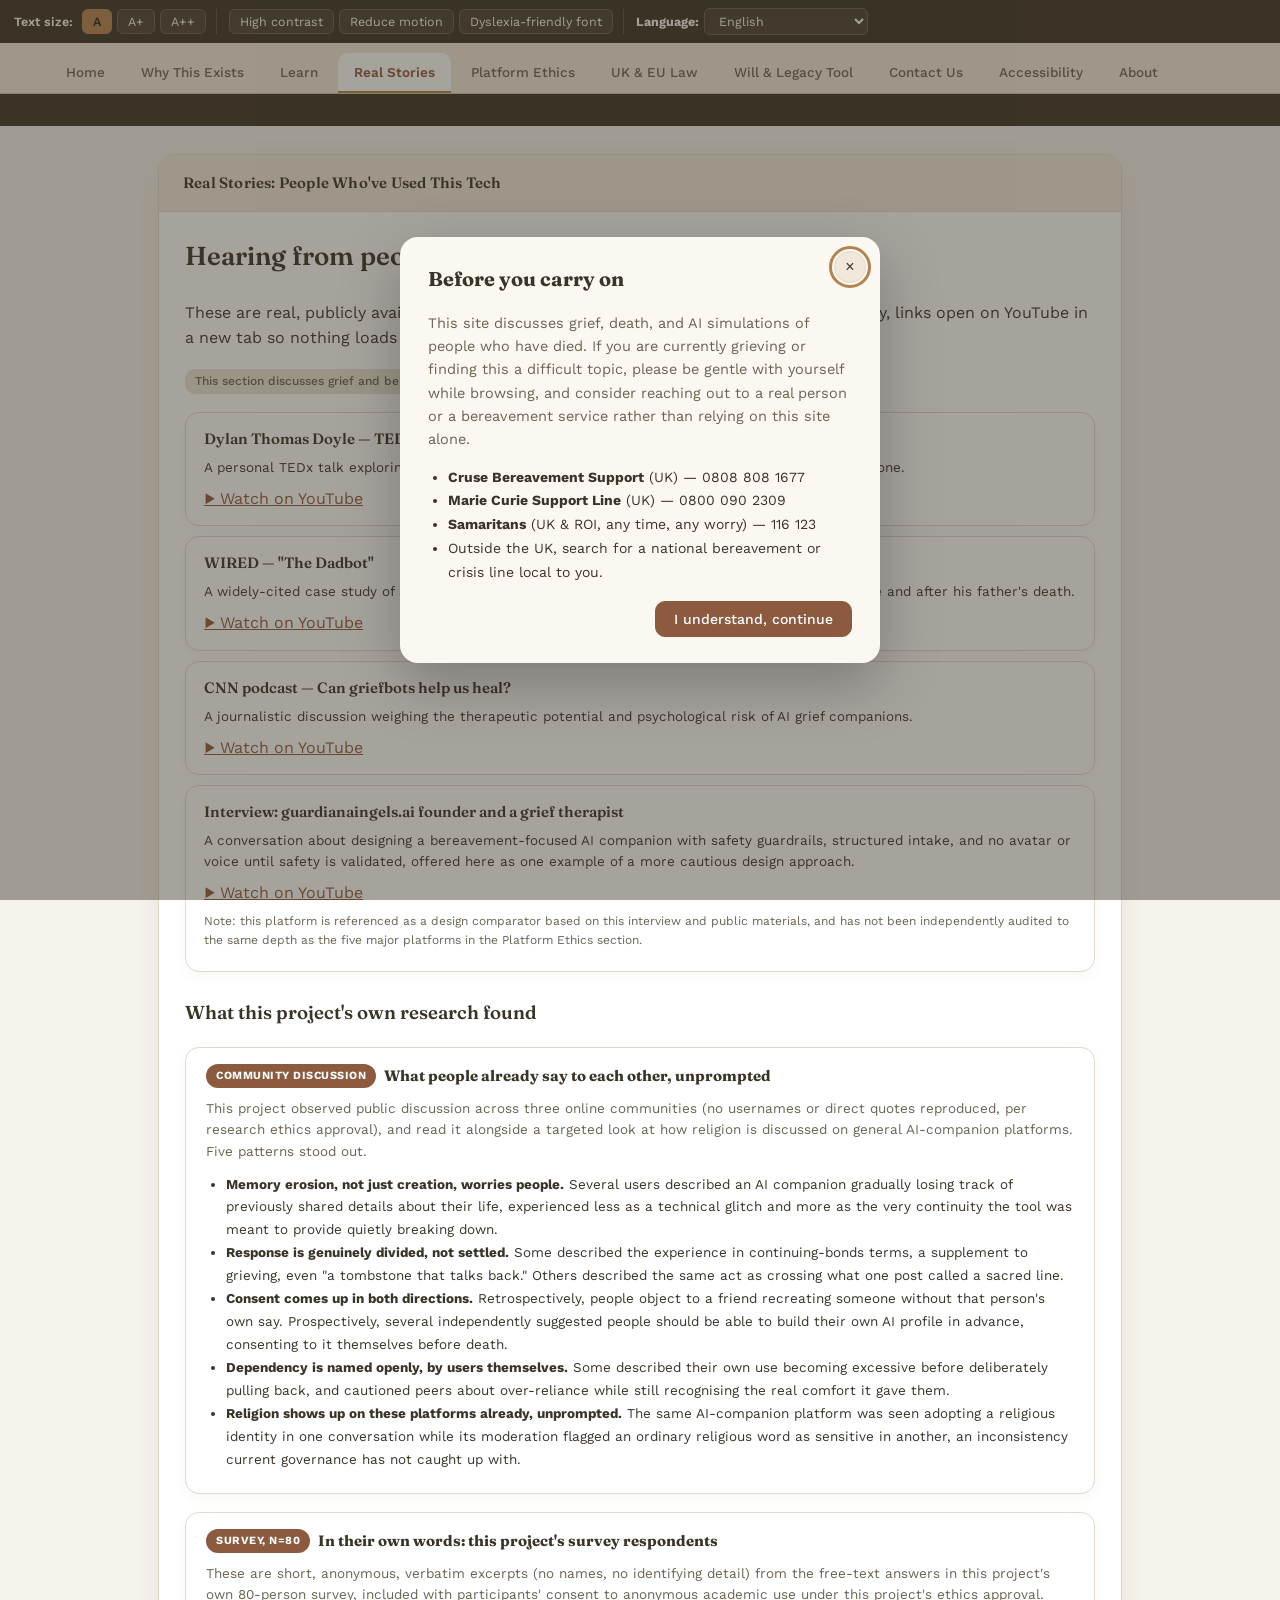
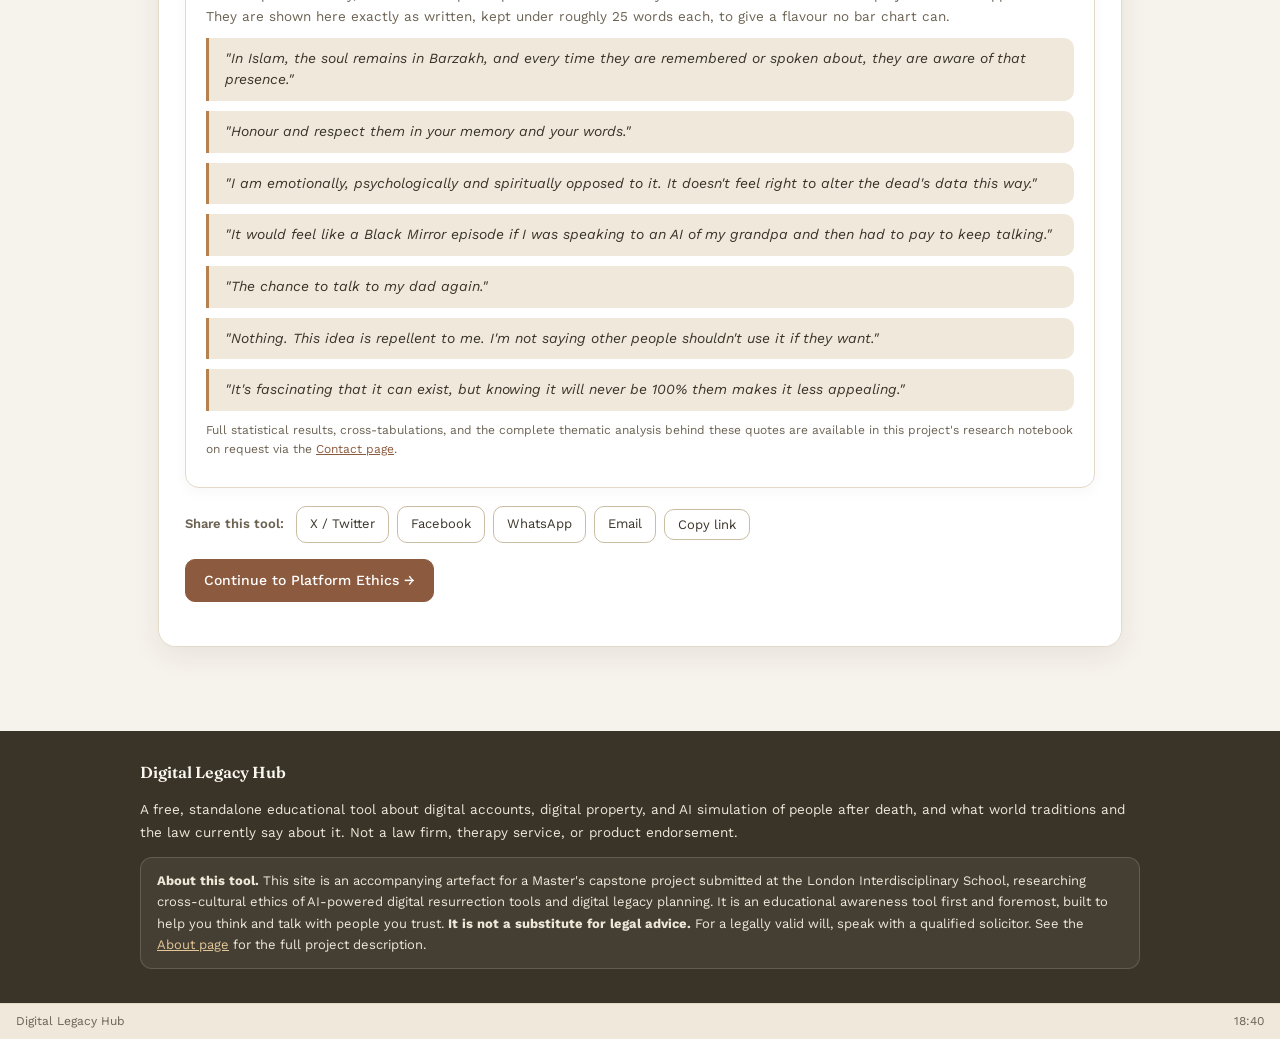
<file: Website/stories.html>
<!DOCTYPE html>
<html lang="en">
<head>
<meta charset="UTF-8">
<meta name="viewport" content="width=device-width, initial-scale=1.0">
<title>Digital Legacy Hub — Real Stories</title>
<meta name="description" content="Real talks and interviews from people who have used AI griefbot and digital legacy technology.">
<link rel="stylesheet" href="styles.css">
</head>
<body>
<a href="#main-content" class="skip-link">Skip to main content</a>

<div class="a11y-bar" role="region" aria-label="Accessibility settings">
  <div class="a11y-group">
    <strong>Text size:</strong>
    <button id="btn-fs-normal" aria-pressed="true">A</button>
    <button id="btn-fs-large" aria-pressed="false">A+</button>
    <button id="btn-fs-xlarge" aria-pressed="false">A++</button>
  </div>
  <div class="a11y-group">
    <button id="btn-contrast" aria-pressed="false">High contrast</button>
    <button id="btn-motion" aria-pressed="false">Reduce motion</button>
    <button id="btn-legible-font" aria-pressed="false">Dyslexia-friendly font</button>
  </div>
  <div class="a11y-group" style="border-right:none;">
    <label for="lang-select" style="font-weight:bold;">Language:</label>
    <select id="lang-select">
      <option value="en" selected>English</option>
      <option value="es">Español (prototype)</option>
      <option value="fr">Français (prototype)</option>
      <option value="ar">العربية (prototype)</option>
      <option value="ur">اردو (prototype)</option>
      <option value="zh">中文 (prototype)</option>
      <option value="hi">हिन्दी (prototype)</option>
    </select>
    <span id="lang-notice" role="status"></span>
  </div>
</div>

<div class="tabnav-wrap">
  <ul class="tabnav">
    <li><a href="index.html">Home</a></li>
    <li><a href="why.html">Why This Exists</a></li>
    <li><a href="learn.html">Learn</a></li>
    <li><a href="stories.html" aria-current="page">Real Stories</a></li>
    <li><a href="platforms.html">Platform Ethics</a></li>
    <li><a href="law.html">UK & EU Law</a></li>
    <li><a href="quiz.html">Will & Legacy Tool</a></li>
    <li><a href="contact.html">Contact Us</a></li>
    <li><a href="access.html">Accessibility</a></li>
    <li><a href="about.html">About</a></li>
  </ul>
</div>

<div class="ticker-wrap" role="marquee" aria-label="Latest developments ticker">
  <div class="ticker-track">
    New: this project's own survey and community-discussion findings are now included below &nbsp;&nbsp;•&nbsp;&nbsp;
    Links open on YouTube in a new tab, nothing is embedded or auto-plays on this page &nbsp;&nbsp;•&nbsp;&nbsp;
    This site is an educational awareness tool. Nothing here is legal advice. &nbsp;&nbsp;•&nbsp;&nbsp;
  </div>
</div>

<main id="main-content" class="page-shell">
  <div class="win">
    <div class="win-titlebar">Real Stories: People Who've Used This Tech</div>
    <div class="win-body">
      <h2>Hearing from people who've actually tried this</h2>
      <p>These are real, publicly available talks and interviews. Nothing is embedded automatically, links open on YouTube in a new tab so nothing loads or tracks you until you choose to click.</p>
      <span class="content-warning">This section discusses grief and bereavement</span>

      <div class="story-card">
        <h3>Dylan Thomas Doyle — TEDx talk on grief and AI</h3>
        <p>A personal TEDx talk exploring the emotional pull and risk of using AI to simulate a deceased loved one.</p>
        <a href="https://www.youtube.com/watch?v=K7b_qYCJOUw" target="_blank" rel="noopener noreferrer">▶ Watch on YouTube</a>
      </div>
      <div class="story-card">
        <h3>WIRED — "The Dadbot"</h3>
        <p>A widely-cited case study of a man who built a chatbot from his father's messages and voice before and after his father's death.</p>
        <a href="https://www.youtube.com/watch?v=oQ7V74s6e04" target="_blank" rel="noopener noreferrer">▶ Watch on YouTube</a>
      </div>
      <div class="story-card">
        <h3>CNN podcast — Can griefbots help us heal?</h3>
        <p>A journalistic discussion weighing the therapeutic potential and psychological risk of AI grief companions.</p>
        <a href="https://www.youtube.com/watch?v=_gSoPlZaa1g" target="_blank" rel="noopener noreferrer">▶ Watch on YouTube</a>
      </div>
      <div class="story-card">
        <h3>Interview: guardianaingels.ai founder and a grief therapist</h3>
        <p>A conversation about designing a bereavement-focused AI companion with safety guardrails, structured intake, and no avatar or voice until safety is validated, offered here as one example of a more cautious design approach.</p>
        <a href="https://www.youtube.com/watch?v=36cWnyek9Tg" target="_blank" rel="noopener noreferrer">▶ Watch on YouTube</a>
        <p style="font-size:12px;color:var(--ink-soft);margin-top:6px;">Note: this platform is referenced as a design comparator based on this interview and public materials, and has not been independently audited to the same depth as the five major platforms in the Platform Ethics section.</p>
      </div>

      <h3 style="margin-top:26px;">What this project's own research found</h3>

      <div class="research-panel">
        <div class="rp-head"><span class="rp-badge">Community discussion</span><h4>What people already say to each other, unprompted</h4></div>
        <p>This project observed public discussion across three online communities (no usernames or direct quotes reproduced, per research ethics approval), and read it alongside a targeted look at how religion is discussed on general AI-companion platforms. Five patterns stood out.</p>
        <ul style="font-size:13.5px;line-height:1.7;padding-left:20px;margin:8px 0 4px;">
          <li><strong>Memory erosion, not just creation, worries people.</strong> Several users described an AI companion gradually losing track of previously shared details about their life, experienced less as a technical glitch and more as the very continuity the tool was meant to provide quietly breaking down.</li>
          <li><strong>Response is genuinely divided, not settled.</strong> Some described the experience in continuing-bonds terms, a supplement to grieving, even "a tombstone that talks back." Others described the same act as crossing what one post called a sacred line.</li>
          <li><strong>Consent comes up in both directions.</strong> Retrospectively, people object to a friend recreating someone without that person's own say. Prospectively, several independently suggested people should be able to build their own AI profile in advance, consenting to it themselves before death.</li>
          <li><strong>Dependency is named openly, by users themselves.</strong> Some described their own use becoming excessive before deliberately pulling back, and cautioned peers about over-reliance while still recognising the real comfort it gave them.</li>
          <li><strong>Religion shows up on these platforms already, unprompted.</strong> The same AI-companion platform was seen adopting a religious identity in one conversation while its moderation flagged an ordinary religious word as sensitive in another, an inconsistency current governance has not caught up with.</li>
        </ul>
      </div>

      <div class="research-panel">
        <div class="rp-head"><span class="rp-badge">Survey, n=80</span><h4>In their own words: this project's survey respondents</h4></div>
        <p>These are short, anonymous, verbatim excerpts (no names, no identifying detail) from the free-text answers in this project's own 80-person survey, included with participants' consent to anonymous academic use under this project's ethics approval. They are shown here exactly as written, kept under roughly 25 words each, to give a flavour no bar chart can.</p>
        <blockquote class="story-quote">"In Islam, the soul remains in Barzakh, and every time they are remembered or spoken about, they are aware of that presence."</blockquote>
        <blockquote class="story-quote">"Honour and respect them in your memory and your words."</blockquote>
        <blockquote class="story-quote">"I am emotionally, psychologically and spiritually opposed to it. It doesn't feel right to alter the dead's data this way."</blockquote>
        <blockquote class="story-quote">"It would feel like a Black Mirror episode if I was speaking to an AI of my grandpa and then had to pay to keep talking."</blockquote>
        <blockquote class="story-quote">"The chance to talk to my dad again."</blockquote>
        <blockquote class="story-quote">"Nothing. This idea is repellent to me. I'm not saying other people shouldn't use it if they want."</blockquote>
        <blockquote class="story-quote">"It's fascinating that it can exist, but knowing it will never be 100% them makes it less appealing."</blockquote>
        <p class="rp-foot">Full statistical results, cross-tabulations, and the complete thematic analysis behind these quotes are available in this project's research notebook on request via the <a href="contact.html">Contact page</a>.</p>
      </div>

      <div id="share-widget"></div>
      <p style="margin-top:16px;"><a class="btn primary" href="platforms.html">Continue to Platform Ethics →</a></p>
    </div>
  </div>
</main>


<footer class="about-footer">
  <div class="footer-inner">
    <h2>Digital Legacy Hub</h2>
    <p>A free, standalone educational tool about digital accounts, digital property, and AI simulation of people after death, and what world traditions and the law currently say about it. Not a law firm, therapy service, or product endorsement.</p>
    <div class="capstone-note">
      <strong>About this tool.</strong> This site is an accompanying artefact for a Master's capstone project submitted at the London Interdisciplinary School, researching cross-cultural ethics of AI-powered digital resurrection tools and digital legacy planning. It is an educational awareness tool first and foremost, built to help you think and talk with people you trust. <strong>It is not a substitute for legal advice.</strong> For a legally valid will, speak with a qualified solicitor. See the <a href="about.html">About page</a> for the full project description.
    </div>
  </div>
</footer>
<div class="status-bar">
  <span>Digital Legacy Hub</span>
  <span id="status-clock">--:--</span>
</div>

<script src="script.js"></script>
</body>
</html>
</file>
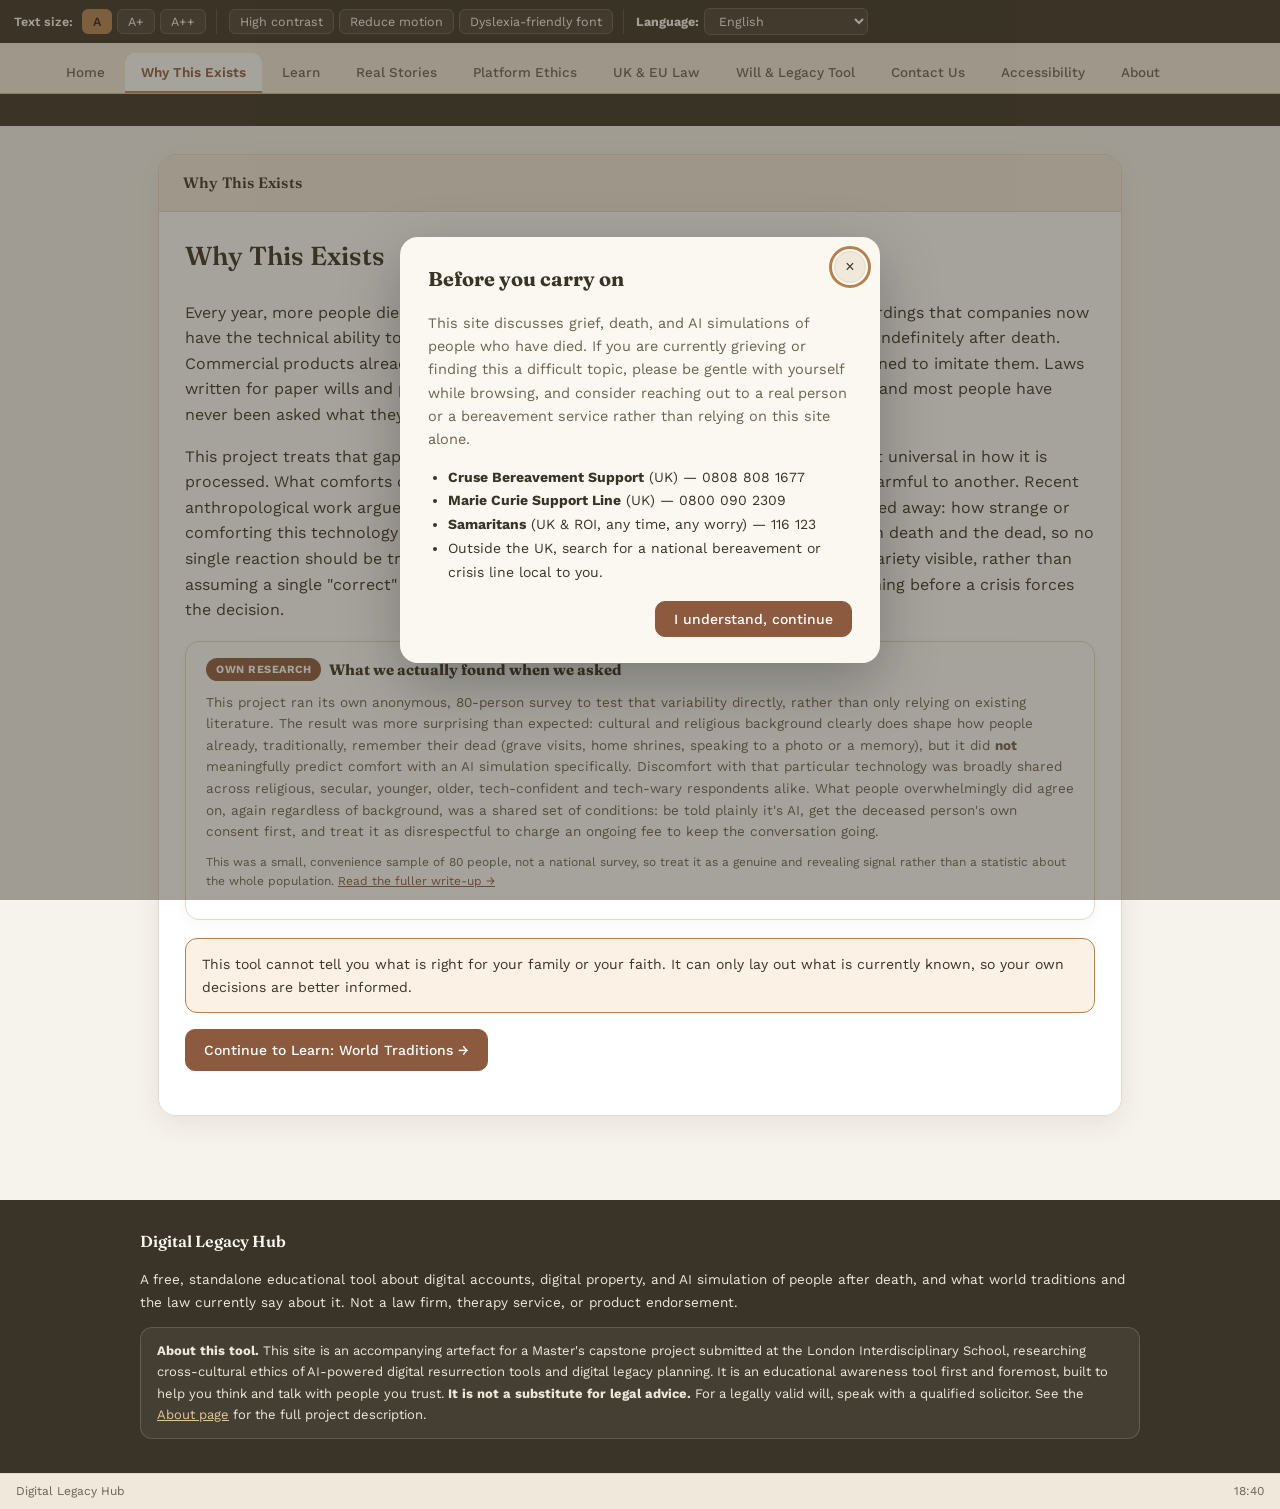
<file: Website/why.html>
<!DOCTYPE html>
<html lang="en">
<head>
<meta charset="UTF-8">
<meta name="viewport" content="width=device-width, initial-scale=1.0">
<title>Digital Legacy Hub — Why This Exists</title>
<meta name="description" content="Why digital legacy planning and AI griefbot ethics matter now.">
<link rel="stylesheet" href="styles.css">
</head>
<body>
<a href="#main-content" class="skip-link">Skip to main content</a>

<div class="a11y-bar" role="region" aria-label="Accessibility settings">
  <div class="a11y-group">
    <strong>Text size:</strong>
    <button id="btn-fs-normal" aria-pressed="true">A</button>
    <button id="btn-fs-large" aria-pressed="false">A+</button>
    <button id="btn-fs-xlarge" aria-pressed="false">A++</button>
  </div>
  <div class="a11y-group">
    <button id="btn-contrast" aria-pressed="false">High contrast</button>
    <button id="btn-motion" aria-pressed="false">Reduce motion</button>
    <button id="btn-legible-font" aria-pressed="false">Dyslexia-friendly font</button>
  </div>
  <div class="a11y-group" style="border-right:none;">
    <label for="lang-select" style="font-weight:bold;">Language:</label>
    <select id="lang-select">
      <option value="en" selected>English</option>
      <option value="es">Español (prototype)</option>
      <option value="fr">Français (prototype)</option>
      <option value="ar">العربية (prototype)</option>
      <option value="ur">اردو (prototype)</option>
      <option value="zh">中文 (prototype)</option>
      <option value="hi">हिन्दी (prototype)</option>
    </select>
    <span id="lang-notice" role="status"></span>
  </div>
</div>

<div class="tabnav-wrap">
  <ul class="tabnav">
    <li><a href="index.html">Home</a></li>
    <li><a href="why.html" aria-current="page">Why This Exists</a></li>
    <li><a href="learn.html">Learn</a></li>
    <li><a href="stories.html">Real Stories</a></li>
    <li><a href="platforms.html">Platform Ethics</a></li>
    <li><a href="law.html">UK & EU Law</a></li>
    <li><a href="quiz.html">Will & Legacy Tool</a></li>
    <li><a href="contact.html">Contact Us</a></li>
    <li><a href="access.html">Accessibility</a></li>
    <li><a href="about.html">About</a></li>
  </ul>
</div>

<div class="ticker-wrap" role="marquee" aria-label="Latest developments ticker">
  <div class="ticker-track">
    New: this project's own 80-person survey found discomfort with AI simulation widely shared across backgrounds &nbsp;&nbsp;•&nbsp;&nbsp;
    EU AI Act Article 50 chatbot-disclosure duty becomes enforceable 2 August 2026 &nbsp;&nbsp;•&nbsp;&nbsp;
    UK Online Safety Act now extends Ofcom oversight to AI chatbot services (Feb 2026) &nbsp;&nbsp;•&nbsp;&nbsp;
    This site is an educational awareness tool. Nothing here is legal advice. &nbsp;&nbsp;•&nbsp;&nbsp;
  </div>
</div>

<main id="main-content" class="page-shell">
  <div class="win">
    <div class="win-titlebar">Why This Exists</div>
    <div class="win-body">
      <h2>Why This Exists</h2>
      <p>Every year, more people die owning accounts, photos, messages, and voice or video recordings that companies now have the technical ability to turn into an interactive AI version of them, or leave running indefinitely after death. Commercial products already let people upload a loved one's texts and talk to an AI trained to imitate them. Laws written for paper wills and physical property were not designed with any of this in mind, and most people have never been asked what they would actually want.</p>
      <p>This project treats that gap as both a legal problem and a deeply human one. Grief is not universal in how it is processed. What comforts one person, or one tradition, may feel disrespectful or even harmful to another. Recent anthropological work argues this variability should be taken seriously rather than assumed away: how strange or comforting this technology feels depends heavily on a culture's existing relationship with death and the dead, so no single reaction should be treated as the universal one. This site was built to make that variety visible, rather than assuming a single "correct" answer, and to give people a low-pressure way to start planning before a crisis forces the decision.</p>

      <div class="research-panel">
        <div class="rp-head"><span class="rp-badge">Own research</span><h4>What we actually found when we asked</h4></div>
        <p>This project ran its own anonymous, 80-person survey to test that variability directly, rather than only relying on existing literature. The result was more surprising than expected: cultural and religious background clearly does shape how people already, traditionally, remember their dead (grave visits, home shrines, speaking to a photo or a memory), but it did <strong>not</strong> meaningfully predict comfort with an AI simulation specifically. Discomfort with that particular technology was broadly shared across religious, secular, younger, older, tech-confident and tech-wary respondents alike. What people overwhelmingly did agree on, again regardless of background, was a shared set of conditions: be told plainly it's AI, get the deceased person's own consent first, and treat it as disrespectful to charge an ongoing fee to keep the conversation going.</p>
        <p class="rp-foot">This was a small, convenience sample of 80 people, not a national survey, so treat it as a genuine and revealing signal rather than a statistic about the whole population. <a href="stories.html">Read the fuller write-up →</a></p>
      </div>

      <div class="disclaimer">This tool cannot tell you what is right for your family or your faith. It can only lay out what is currently known, so your own decisions are better informed.</div>
      <p style="margin-top:16px;"><a class="btn primary" href="learn.html">Continue to Learn: World Traditions →</a></p>
    </div>
  </div>
</main>


<footer class="about-footer">
  <div class="footer-inner">
    <h2>Digital Legacy Hub</h2>
    <p>A free, standalone educational tool about digital accounts, digital property, and AI simulation of people after death, and what world traditions and the law currently say about it. Not a law firm, therapy service, or product endorsement.</p>
    <div class="capstone-note">
      <strong>About this tool.</strong> This site is an accompanying artefact for a Master's capstone project submitted at the London Interdisciplinary School, researching cross-cultural ethics of AI-powered digital resurrection tools and digital legacy planning. It is an educational awareness tool first and foremost, built to help you think and talk with people you trust. <strong>It is not a substitute for legal advice.</strong> For a legally valid will, speak with a qualified solicitor. See the <a href="about.html">About page</a> for the full project description.
    </div>
  </div>
</footer>
<div class="status-bar">
  <span>Digital Legacy Hub</span>
  <span id="status-clock">--:--</span>
</div>

<script src="script.js"></script>
</body>
</html>
</file>
<file: Website/styles.css>
/* =========================================================
   DIGITAL LEGACY HUB — v4, "Japandi calm" edition
   Light woods & warm neutrals, bento modules, calm sans-serif.
   Shared stylesheet used by every page. Class names are kept
   stable from the previous build so the JS behaviour underneath
   (accessibility bar, wizard, forms) did not need to change,
   only how everything looks.
   ========================================================= */

@import url('https://fonts.googleapis.com/css2?family=Fraunces:opsz,wght@9..144,400;9..144,600&family=Work+Sans:wght@400;500;600;700&family=Atkinson+Hyperlegible:wght@400;700&display=swap');

:root{
  --paper:#f6f2ec;
  --paper-warm:#efe8db;
  --card:#ffffff;
  --card-tint:#e9e4d6;
  --ink:#3a3327;
  --ink-soft:#6b6252;
  --line:#e2d9c8;
  --line-strong:#c9bda3;
  --sage:#8a9a82;
  --sage-deep:#5f7358;
  --clay:#b5824f;
  --clay-deep:#8c5a3f;
  --cream:#fbf8f2;
  --danger:#a3503f;
  --danger-bg:#f7e9e4;
  --focus-ring:3px solid #b5824f;

  --accent-secular:#6b6252;
  --accent-christian:#8c4a42;
  --accent-islamic:#3f7a5c;
  --accent-jewish:#46628c;
  --accent-hindu:#c1793a;
  --accent-buddhist:#a8862f;
  --accent-confucian:#8c5a3f;
  --accent-daoist:#5c7a6e;
  --accent-african:#7a6e2f;

  /* Google Fonts are loaded above but the site must stay readable if that
     request is blocked, offline, or slow, so every stack falls back through
     system fonts rather than to an unstyled default. */
  --font-ui:"Work Sans",system-ui,-apple-system,"Segoe UI","Helvetica Neue",Arial,sans-serif;
  --font-head:"Fraunces","Work Sans",Georgia,"Times New Roman",serif;
  --font-mono:"Work Sans",monospace;
}

html.font-legible, html.font-legible body{ --font-ui:"Atkinson Hyperlegible","Work Sans",Verdana,Arial,sans-serif; --font-head:"Atkinson Hyperlegible","Work Sans",Verdana,Arial,sans-serif; }

*{box-sizing:border-box;}
html.no-motion *, html.no-motion *::before, html.no-motion *::after{
  animation-duration:0.001ms !important;
  animation-iteration-count:1 !important;
  transition-duration:0.001ms !important;
  scroll-behavior:auto !important;
}
@media (prefers-reduced-motion: reduce){
  *,*::before,*::after{animation-duration:0.001ms !important;transition-duration:0.001ms !important;}
}
body{
  margin:0;
  font-family:var(--font-ui);
  font-size:16px;
  line-height:1.6;
  color:var(--ink);
  background:var(--paper);
  min-height:100vh;
}
img{max-width:100%;}
a{color:var(--clay-deep);}
a:focus-visible, button:focus-visible, input:focus-visible, select:focus-visible, textarea:focus-visible{
  outline: var(--focus-ring);
  outline-offset:2px;
}
.vh{position:absolute;width:1px;height:1px;overflow:hidden;clip:rect(0,0,0,0);white-space:nowrap;}
.skip-link{
  position:absolute;left:-999px;top:0;background:var(--clay);color:#fff;padding:10px 16px;z-index:10000;font-weight:600;border-radius:0 0 8px 0;
}
.skip-link:focus{left:0;top:0;}

/* ---------- Font scaling ---------- */
html.fs-large body{font-size:19px;}
html.fs-xlarge body{font-size:22px;}

/* ---------- High contrast override ---------- */
html.contrast body{background:#000;color:#fff;}
html.contrast .win, html.contrast .bento-cell, html.contrast .card, html.contrast .law-item, html.contrast .story-card, html.contrast .platform-block, html.contrast .profile-card, html.contrast .top8, html.contrast .contact-box, html.contrast .story-quote{
  background:#000 !important;color:#fff !important;border-color:#ffd166 !important;
}
html.contrast .win-titlebar{background:#000 !important;color:#ffd166 !important;border-bottom:2px solid #ffd166;}
html.contrast a{color:#8fd6ff !important;}
html.contrast .btn, html.contrast button{background:#000 !important;color:#ffd166 !important;border:2px solid #ffd166 !important;}
html.contrast .tabnav a{background:#000 !important;color:#ffd166 !important;}
html.contrast .disclaimer, html.contrast .teach-box, html.contrast .consent-gate, html.contrast .research-panel{background:#111 !important;border-color:#ff8a65 !important;color:#fff !important;}
html.contrast .research-panel .stat-strip .stat{background:#000 !important;}
html.contrast .research-panel .stat-strip .stat .stat-num{color:#ffd166 !important;}
html.contrast .a11y-bar, html.contrast .tabnav-wrap, html.contrast .ticker-wrap, html.contrast .about-footer, html.contrast .status-bar{background:#000 !important;color:#fff !important;}

/* ---------- Accessibility bar ---------- */
.a11y-bar{
  background:var(--ink);
  color:#fbf8f2;
  display:flex;
  flex-wrap:wrap;
  gap:8px;
  align-items:center;
  padding:8px 14px;
  font-size:12.5px;
  position:sticky;
  top:0;
  z-index:900;
}
.a11y-bar strong{margin-right:4px;font-weight:600;}
.a11y-bar button, .a11y-bar select{
  font-family:var(--font-ui);
  font-size:12.5px;
  background:#4a4133;
  color:#fbf8f2;
  border:1px solid #695f4d;
  border-radius:6px;
  padding:4px 10px;
  cursor:pointer;
}
.a11y-bar button[aria-pressed="true"]{background:var(--clay);border-color:var(--clay);color:#2c2318;font-weight:600;}
.a11y-bar .a11y-group{display:flex;align-items:center;gap:5px;border-right:1px solid #5a5140;padding-right:10px;margin-right:4px;}
.a11y-bar .a11y-group:last-child{border-right:none;}
#lang-notice{
  display:none;background:#fff3cd;color:#3a3327;font-size:11.5px;padding:3px 9px;border-radius:6px;margin-left:4px;
}
#lang-notice.show{display:inline-block;}

/* ---------- Tab navigation ---------- */
.tabnav-wrap{
  background:var(--paper-warm);
  padding:10px 14px 0;
  position:sticky;
  top:37px;
  z-index:850;
  border-bottom:1px solid var(--line-strong);
}
html.fs-large .tabnav-wrap{top:45px;}
html.fs-xlarge .tabnav-wrap{top:51px;}
.tabnav{
  display:flex;
  flex-wrap:wrap;
  gap:4px;
  list-style:none;
  margin:0;
  padding:0;
  max-width:1180px;
  margin-inline:auto;
}
.tabnav li{margin:0;}
.tabnav a{
  display:inline-block;
  background:transparent;
  border-radius:10px 10px 0 0;
  padding:9px 16px;
  font-size:13.5px;
  text-decoration:none;
  color:var(--ink-soft);
  font-weight:500;
}
.tabnav a:hover{background:rgba(140,90,63,0.08);color:var(--ink);}
.tabnav a[aria-current="page"]{
  background:var(--card);
  color:var(--clay-deep);
  font-weight:600;
  box-shadow:0 -2px 0 var(--clay) inset;
}

/* ---------- Ticker ---------- */
.ticker-wrap{
  background:var(--ink);
  color:#e9dfc9;
  font-family:var(--font-ui);
  font-size:13px;
  overflow:hidden;
  white-space:nowrap;
  padding:6px 0;
}
.ticker-track{
  display:inline-block;
  padding-left:100%;
  animation: ticker-scroll 42s linear infinite;
}
@keyframes ticker-scroll{
  0%{transform:translateX(0);}
  100%{transform:translateX(-100%);}
}
@media (prefers-reduced-motion: reduce){ .ticker-track{animation:none;padding-left:1em;} }
html.no-motion .ticker-track{animation:none !important;padding-left:1em;}

/* ---------- Page shell & card "window" (renamed visually, class kept) ---------- */
.page-shell{max-width:1000px;margin:0 auto;padding:28px 18px 60px;}
.win{
  background:var(--card);
  border:1px solid var(--line);
  border-radius:18px;
  box-shadow:0 8px 28px rgba(58,51,39,0.08);
  margin-bottom:24px;
  overflow:hidden;
}
.win-titlebar{
  background:var(--paper-warm);
  color:var(--ink);
  padding:16px 24px;
  font-weight:600;
  font-size:15px;
  border-bottom:1px solid var(--line);
  font-family:var(--font-head);
  letter-spacing:0.2px;
}
.win-body{background:var(--card);padding:24px 26px 28px;}
.win-body h2:first-child{margin-top:0;}
.win-body h2{font-family:var(--font-head);font-weight:600;font-size:26px;}
.win-body h3{font-family:var(--font-head);font-weight:600;}

/* ---------- Bento landing grid (index page) ---------- */
.bento-grid{display:grid;grid-template-columns:repeat(4,1fr);gap:16px;margin:6px 0 22px;}
.bento-cell{background:var(--card);border:1px solid var(--line);border-radius:16px;padding:20px 22px;box-shadow:0 4px 16px rgba(58,51,39,0.05);}
.bento-cell.wide{grid-column:span 2;}
.bento-cell.tall{grid-row:span 2;background:var(--card-tint);display:flex;flex-direction:column;justify-content:center;}
.bento-cell.accent{background:linear-gradient(160deg,var(--sage) 0%, var(--sage-deep) 100%);color:#fff;}
.bento-cell.accent h3, .bento-cell.accent p{color:#fff;}
.bento-cell h3{margin:0 0 8px;font-size:17px;font-family:var(--font-head);font-weight:600;color:var(--ink);}
.bento-cell p{margin:0 0 10px;font-size:14.5px;line-height:1.6;color:var(--ink-soft);}
.bento-cell .cell-meta{font-size:12px;text-transform:uppercase;letter-spacing:0.6px;color:var(--clay-deep);font-weight:600;margin-bottom:6px;display:block;}
@media (max-width:820px){ .bento-grid{grid-template-columns:repeat(2,1fr);} .bento-cell.wide{grid-column:span 2;} .bento-cell.tall{grid-row:span 1;} }
@media (max-width:520px){ .bento-grid{grid-template-columns:1fr;} .bento-cell.wide{grid-column:span 1;} }

/* ---------- Quick stats / facts panels (index) ---------- */
.desktop-widgets{display:flex;flex-wrap:wrap;gap:18px;margin-bottom:22px;}
.profile-card{background:var(--card);border:1px solid var(--line);border-radius:16px;width:280px;overflow:hidden;box-shadow:0 4px 16px rgba(58,51,39,0.05);}
.profile-card .pc-head{background:var(--paper-warm);color:var(--ink);padding:12px 16px;font-weight:600;font-size:14px;border-bottom:1px solid var(--line);font-family:var(--font-head);}
.profile-card .pc-body{padding:16px;font-size:13.5px;line-height:1.55;}
.profile-card .pc-avatar{width:52px;height:52px;border-radius:50%;background:linear-gradient(135deg,var(--sage),var(--clay));float:left;margin-right:12px;}
.pc-stat-list{list-style:none;margin:8px 0 0;padding:0;}
.pc-stat-list li{display:flex;justify-content:space-between;border-bottom:1px dotted var(--line-strong);padding:4px 0;}
.sparkle-heading{color:var(--clay-deep);font-weight:600;display:inline-block;}
.top8{background:var(--card);border:1px solid var(--line);border-radius:16px;width:100%;overflow:hidden;box-shadow:0 4px 16px rgba(58,51,39,0.05);}
.top8 .pc-head{background:var(--paper-warm);color:var(--ink);padding:12px 16px;font-weight:600;font-size:14px;border-bottom:1px solid var(--line);font-family:var(--font-head);}
.top8 ol{margin:0;padding:14px 16px 14px 32px;font-size:13.5px;line-height:1.7;}

/* ---------- Desktop icon quick-links (kept as a simple link row) ---------- */
.icon-links{display:grid;grid-template-columns:repeat(auto-fill,minmax(110px,1fr));gap:12px;margin:18px 0;}
.icon-link{
  display:flex;flex-direction:column;align-items:center;gap:6px;text-decoration:none;color:var(--ink);padding:14px 8px;
  background:var(--paper-warm);border-radius:12px;border:1px solid var(--line);
}
.icon-link:hover, .icon-link:focus-visible{background:var(--card-tint);}
.icon-link .icon-glyph{width:38px;height:38px;display:flex;align-items:center;justify-content:center;font-size:20px;}
.icon-link .icon-label{font-size:12.5px;text-align:center;line-height:1.25;font-weight:500;}

/* ---------- Content components (shared across content pages) ---------- */
.disclaimer{background:#fbf1e4;border:1px solid var(--clay);border-radius:12px;padding:14px 16px;font-size:14px;margin:16px 0;}
.disclaimer strong{color:var(--clay-deep);}
.content-note{background:var(--paper-warm);border-left:4px solid var(--sage-deep);border-radius:0 10px 10px 0;padding:10px 14px;font-size:13.5px;margin:14px 0;color:var(--ink-soft);}

.research-panel{background:var(--card);border:1px solid var(--line);border-radius:14px;padding:16px 20px 18px;margin:18px 0;box-shadow:0 4px 14px rgba(58,51,39,0.04);}
.research-panel .rp-head{display:flex;align-items:center;gap:8px;margin-bottom:10px;}
.research-panel .rp-head .rp-badge{background:var(--clay-deep);color:#fff;font-size:11px;font-weight:700;text-transform:uppercase;letter-spacing:0.5px;padding:3px 10px;border-radius:12px;}
.research-panel .rp-head h4{margin:0;font-size:15px;font-family:var(--font-head);color:var(--ink);}
.research-panel p{margin:0 0 10px;font-size:13.5px;line-height:1.6;color:var(--ink-soft);}
.stat-strip{display:grid;grid-template-columns:repeat(auto-fit,minmax(120px,1fr));gap:10px;margin:10px 0 4px;}
.stat-strip .stat{background:var(--paper-warm);border-radius:10px;padding:10px 12px;text-align:center;}
.stat-strip .stat .stat-num{display:block;font-family:var(--font-head);font-size:22px;font-weight:700;color:var(--sage-deep);line-height:1.15;}
.stat-strip .stat .stat-label{display:block;font-size:11.5px;color:var(--ink-soft);margin-top:3px;line-height:1.3;}
.research-panel .rp-foot{font-size:12px;color:var(--ink-soft);margin-top:4px;}
.grid{display:grid;grid-template-columns:repeat(auto-fill,minmax(260px,1fr));gap:16px;margin:16px 0;}
.card{border:1px solid var(--line);background:var(--card);border-radius:14px;padding:16px 18px;border-top-width:5px;border-top-style:solid;box-shadow:0 4px 14px rgba(58,51,39,0.04);}
.card h3{margin:0 0 8px;font-size:16.5px;font-family:var(--font-head);}
.card p{margin:0 0 10px;font-size:14px;line-height:1.55;}
.card details{font-size:13px;background:var(--paper-warm);border-radius:8px;padding:8px 10px;}
.card details summary{cursor:pointer;font-weight:600;color:var(--clay-deep);}
.card.secular{border-top-color:var(--accent-secular);}
.card.christian{border-top-color:var(--accent-christian);}
.card.islamic{border-top-color:var(--accent-islamic);}
.card.jewish{border-top-color:var(--accent-jewish);}
.card.hindu{border-top-color:var(--accent-hindu);}
.card.buddhist{border-top-color:var(--accent-buddhist);}
.card.confucian{border-top-color:var(--accent-confucian);}
.card.daoist{border-top-color:var(--accent-daoist);}
.card.african{border-top-color:var(--accent-african);}

.dim-list{display:flex;flex-wrap:wrap;gap:8px;margin:12px 0;padding:0;list-style:none;}
.dim-chip{background:var(--sage-deep);color:#fff;font-size:12px;padding:5px 12px;border-radius:14px;font-weight:600;}
.platform-block{border:1px solid var(--line);border-radius:14px;padding:14px 18px;margin:12px 0;background:var(--paper-warm);}
.platform-block h3{margin:0 0 6px;font-size:15.5px;font-family:var(--font-head);}
.platform-block ul{margin:8px 0 0;padding-left:20px;font-size:13.5px;}
.new-tag{background:var(--clay);color:#fff;font-size:10.5px;padding:2px 8px;border-radius:10px;margin-left:6px;vertical-align:middle;font-weight:600;}
.law-item{border-left:4px solid var(--sage-deep);background:var(--paper-warm);border-radius:0 12px 12px 0;padding:12px 16px;margin:12px 0;}
.law-item h3{margin:0 0 6px;font-size:15.5px;font-family:var(--font-head);}
.law-item p{margin:0;font-size:14px;line-height:1.55;}

.story-card{border:1px solid var(--line);background:var(--card);border-radius:14px;padding:14px 18px;margin:10px 0;box-shadow:0 4px 14px rgba(58,51,39,0.04);}
.story-card h3{margin:0 0 6px;font-size:15px;font-family:var(--font-head);}
.story-card p{margin:0 0 8px;font-size:13.5px;line-height:1.55;}
.story-card.placeholder{border-style:dashed;background:#faf3e3;}
.story-card.placeholder h3{color:var(--clay-deep);}
.story-quote{margin:10px 0;padding:10px 16px;border-left:3px solid var(--clay);background:var(--paper-warm);border-radius:0 10px 10px 0;font-size:14px;font-style:italic;line-height:1.55;color:var(--ink);}
.content-warning{display:inline-block;background:var(--card-tint);color:var(--ink-soft);font-size:12px;padding:3px 10px;border-radius:10px;margin-bottom:8px;font-weight:500;}

.btn{background:var(--paper-warm);border:1px solid var(--line-strong);border-radius:10px;padding:9px 18px;font-size:14px;cursor:pointer;font-family:var(--font-ui);text-decoration:none;color:var(--ink);display:inline-block;font-weight:500;}
.btn:hover{background:var(--card-tint);}
.btn:active{transform:translateY(1px);}
.btn.primary{background:var(--clay-deep);color:#fff;border-color:var(--clay-deep);}
.btn.primary:hover{background:var(--clay);}
.btn.danger{background:var(--danger-bg);color:var(--danger);border-color:var(--danger);}
.btn.ghost{background:transparent;}

/* ---------- Contact page ---------- */
.contact-box{border:1px solid var(--line);background:var(--paper-warm);border-radius:16px;padding:22px;text-align:center;}
.contact-box .big-email{font-family:var(--font-ui);font-weight:600;font-size:17px;background:var(--card);border:1px solid var(--line);border-radius:10px;padding:10px 16px;display:inline-block;margin:12px 0;}
#contact-form input, #contact-form textarea{width:100%;padding:10px 12px;font-family:var(--font-ui);font-size:14px;border:1px solid var(--line-strong);border-radius:10px;margin-bottom:12px;background:var(--card);color:var(--ink);}
#contact-form textarea{min-height:110px;}
#contact-form label{display:block;font-weight:600;margin-bottom:4px;font-size:13.5px;}
.field-row{margin-bottom:12px;}

/* ---------- Wizard (quiz page) ---------- */
.wizard-progress{display:flex;gap:6px;margin-bottom:18px;flex-wrap:wrap;font-size:12px;}
.wizard-progress span{background:var(--paper-warm);border-radius:20px;padding:5px 12px;color:var(--ink-soft);}
.wizard-progress span.active{background:var(--clay-deep);color:#fff;font-weight:600;}
.wizard-progress span.done{background:var(--sage-deep);color:#fff;}
fieldset.step{border:1px solid var(--line);border-radius:14px;padding:18px 20px;margin:0 0 16px;}
fieldset.step legend{font-weight:600;padding:0 8px;font-family:var(--font-head);font-size:15px;}
.field{margin-bottom:14px;}
.field label{display:block;font-weight:600;margin-bottom:5px;font-size:13.5px;}
.field input[type=text], .field select, .field textarea{width:100%;padding:9px 11px;font-family:var(--font-ui);font-size:14px;border:1px solid var(--line-strong);border-radius:10px;background:var(--cream);color:var(--ink);}
.field textarea{min-height:70px;resize:vertical;}
.repeat-row{display:flex;gap:8px;align-items:center;margin-bottom:8px;flex-wrap:wrap;}
.repeat-row input{flex:1 1 160px;}
.repeat-row select{flex:0 0 180px;}
.teach-box{background:var(--paper-warm);border-radius:12px;border:1px dashed var(--sage-deep);padding:12px 16px;margin:12px 0 18px;font-size:13.5px;line-height:1.55;}
.teach-box h4{margin:0 0 6px;font-size:14px;font-family:var(--font-head);}
.wizard-nav{display:flex;justify-content:space-between;gap:8px;margin-top:10px;align-items:center;flex-wrap:wrap;}
.inline-warning{background:var(--danger-bg);border:1px solid var(--danger);color:var(--danger);border-radius:10px;font-size:13px;padding:8px 12px;display:none;}
.inline-warning.show{display:block;}
.consent-gate{background:#fbf1e4;border:1px solid var(--clay);border-radius:12px;padding:12px 14px;margin:12px 0;font-size:14px;}
.consent-gate label{display:flex;gap:10px;align-items:flex-start;font-weight:normal;}

#letter-preview{font-family:var(--font-head);background:var(--cream);border:1px solid var(--line);border-radius:14px;padding:26px 30px;line-height:1.65;font-size:15px;}
#letter-preview h2{text-align:center;font-family:var(--font-head);margin-bottom:2px;letter-spacing:0.5px;}
#letter-preview .doc-sub{text-align:center;font-size:12.5px;color:var(--ink-soft);margin-bottom:20px;}
#letter-preview dt{font-weight:600;margin-top:14px;}
#letter-preview dd{margin:2px 0 0 0;}
#letter-preview .clause-num{font-weight:600;margin-right:6px;color:var(--clay-deep);}
#letter-preview .sig-block{margin-top:26px;border-top:1px dashed var(--line-strong);padding-top:14px;font-size:13px;}
#letter-preview .sig-line{display:inline-block;min-width:220px;border-bottom:1px solid var(--ink-soft);margin-right:20px;}
.letter-actions{display:flex;gap:10px;flex-wrap:wrap;margin-top:16px;}
#clipboard-status{font-size:13px;color:var(--sage-deep);font-weight:600;margin-left:4px;}

/* ---------- Share widget ---------- */
.share-row{display:flex;gap:8px;flex-wrap:wrap;align-items:center;margin:16px 0;}
.share-row .share-label{font-size:13px;color:var(--ink-soft);font-weight:600;margin-right:4px;}
.share-btn{background:var(--card);border:1px solid var(--line-strong);border-radius:10px;padding:7px 13px;font-size:13px;cursor:pointer;font-family:var(--font-ui);color:var(--ink);text-decoration:none;display:inline-flex;align-items:center;gap:6px;}
.share-btn:hover{background:var(--paper-warm);}

/* ---------- Modal (bereavement support notice) ---------- */
.modal-backdrop{position:fixed;inset:0;background:rgba(58,51,39,0.45);display:flex;align-items:center;justify-content:center;padding:20px;z-index:2000;}
.modal-backdrop[hidden]{display:none;}
.modal-box{background:var(--cream);border-radius:18px;max-width:480px;width:100%;padding:26px 28px;box-shadow:0 20px 60px rgba(0,0,0,0.25);position:relative;}
.modal-box h2{margin-top:0;font-family:var(--font-head);font-size:20px;color:var(--ink);}
.modal-box p{font-size:14.5px;line-height:1.6;color:var(--ink-soft);}
.modal-box ul{font-size:14px;line-height:1.7;padding-left:20px;color:var(--ink);}
.modal-close{position:absolute;top:14px;right:14px;background:var(--paper-warm);border:1px solid var(--line);border-radius:50%;width:32px;height:32px;cursor:pointer;font-size:16px;line-height:1;color:var(--ink);}
.modal-actions{display:flex;justify-content:flex-end;gap:10px;margin-top:16px;}

/* ---------- Footer ---------- */
.about-footer{background:var(--ink);color:#efe8d9;padding:28px 20px 34px;font-size:13.5px;line-height:1.65;}
.about-footer .footer-inner{max-width:1000px;margin:0 auto;}
.about-footer h2{color:#fbf8f2;font-size:16px;margin-top:0;font-family:var(--font-head);font-weight:600;}
.about-footer a{color:#e3c79a;}
.capstone-note{background:rgba(255,255,255,0.06);border:1px solid rgba(255,255,255,0.15);border-radius:12px;padding:12px 16px;margin-top:14px;font-size:13px;}
.status-bar{background:var(--paper-warm);border-top:1px solid var(--line);padding:8px 16px;display:flex;justify-content:space-between;font-size:12px;color:var(--ink-soft);}

/* ---------- Print ---------- */
@media print{
  .a11y-bar,.tabnav-wrap,.ticker-wrap,.icon-links,.desktop-widgets,.win-titlebar,.wizard-nav,.consent-gate,.status-bar,.about-footer,.share-row,.modal-backdrop{display:none !important;}
  body{background:#fff !important;}
  .win{box-shadow:none !important;border:none !important;}
  #letter-preview{border:none;}
}
</file>
